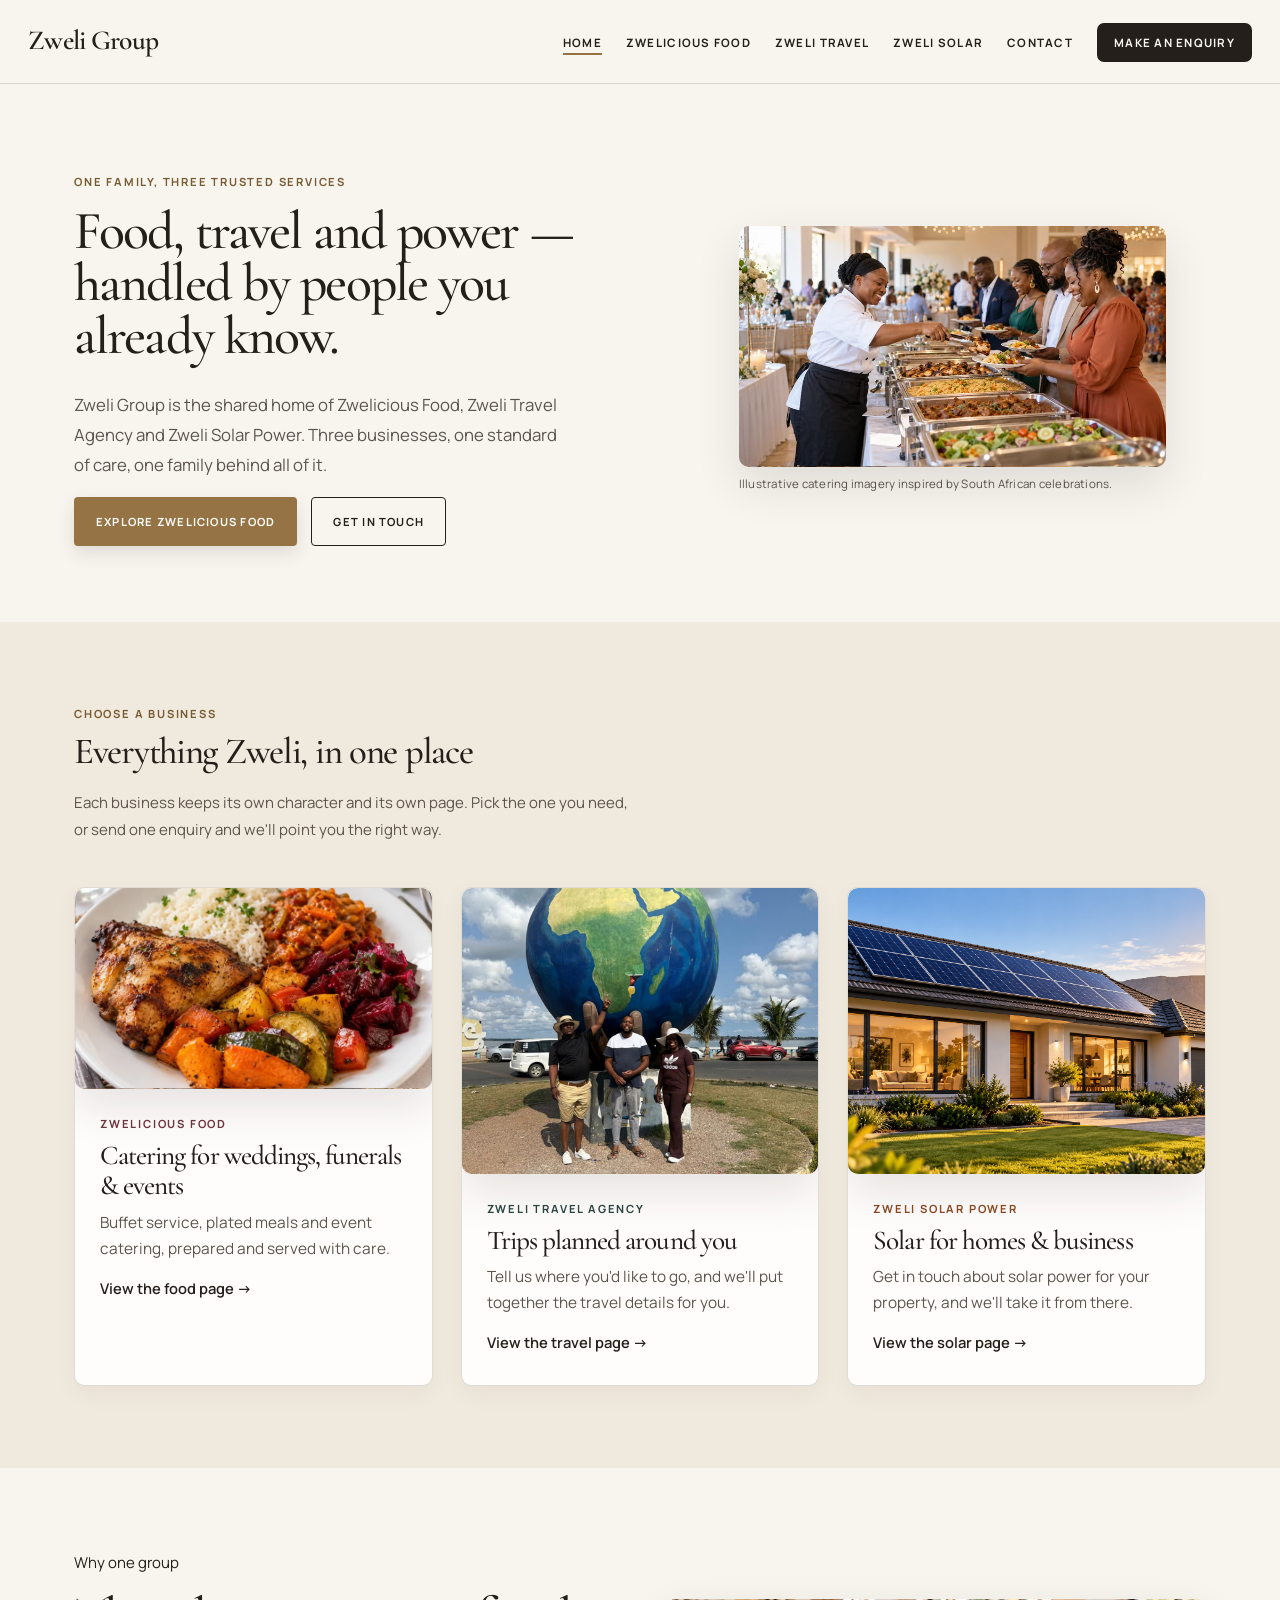
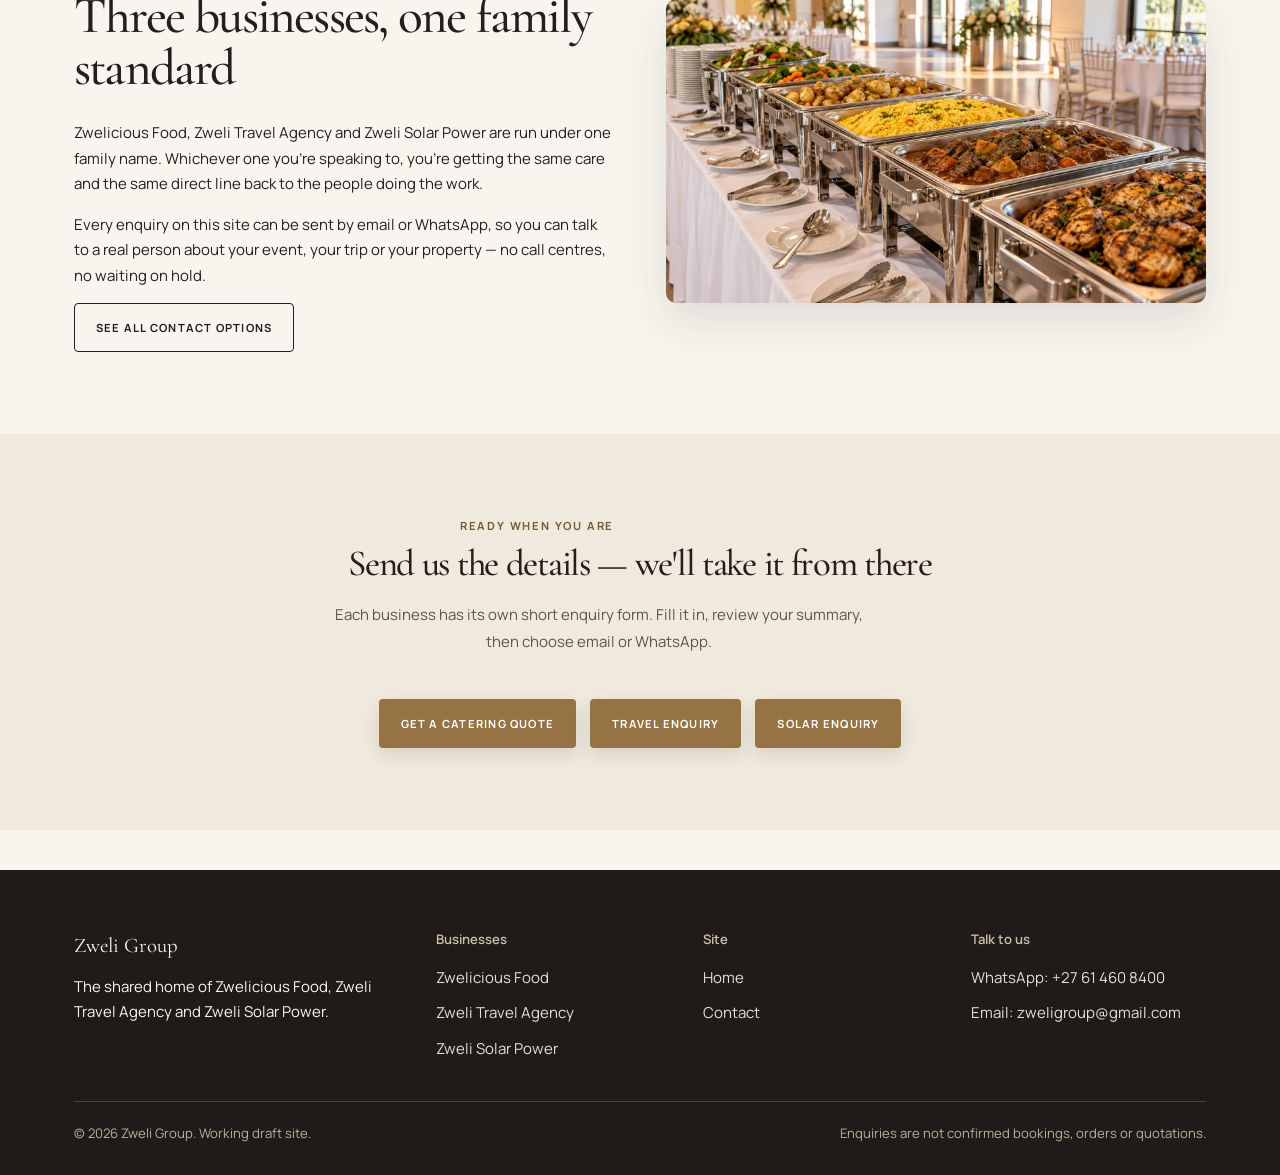
<file: index.html>
<!DOCTYPE html>
<html lang="en">
<head>
<meta charset="UTF-8">
<meta name="viewport" content="width=device-width, initial-scale=1">
<title>Zweli Group — Catering, Travel &amp; Solar</title>
<meta name="description" content="Zweli Group brings together Zwelicious Food catering, Zweli Travel Agency and Zweli Solar Power under one trusted family name.">
<link rel="icon" href="brand-favicon.svg" type="image/svg+xml">
<link rel="stylesheet" href="styles.css">
</head>
<body class="home">
<a class="skip-link" href="#main">Skip to main content</a>


<header class="site-header">
  <nav class="nav" aria-label="Primary">
    <a class="brand" href="index.html"><span data-group-name>Zweli Group</span></a>
    <button class="nav-toggle" aria-expanded="false" aria-controls="primary-nav" aria-label="Open menu"><span></span></button>
    <ul class="nav-links" id="primary-nav">
      <li><a href="index.html" aria-current="page">Home</a></li>
      <li><a href="food.html">Zwelicious Food</a></li>
      <li><a href="travel.html">Zweli Travel</a></li>
      <li><a href="solar.html">Zweli Solar</a></li>
      <li><a href="contact.html">Contact</a></li>
      <li><a class="nav-cta" href="contact.html">Make an enquiry</a></li>
    </ul>
  </nav>
</header>

<main id="main">

  <section class="hero">
    <div class="wrap">
      <div class="hero-copy">
        <p class="hero-eyebrow">One family, three trusted services</p>
        <h1>Food, travel and power — handled by people you already know.</h1>
        <p class="lede">Zweli Group is the shared home of Zwelicious Food, Zweli Travel Agency and Zweli Solar Power. Three businesses, one standard of care, one family behind all of it.</p>
        <div class="hero-actions">
          <a class="btn btn-primary" href="food.html">Explore Zwelicious Food</a>
          <a class="btn btn-secondary" href="contact.html">Get in touch</a>
        </div>
      </div>
      <figure class="hero-figure">
        <div class="img-panel ar-wide">
          <img src="food-photo-atlas-hq.webp" class="atlas-image atlas-cell-0" alt="A Zweli Group caterer serving South African buffet food to guests at a celebration" fetchpriority="high" loading="eager">
        </div>
        <figcaption>Illustrative catering imagery inspired by South African celebrations.</figcaption>
      </figure>
    </div>
  </section>

  <section class="section-alt">
    <div class="wrap">
      <div class="section-head">
        <p class="kicker">Choose a business</p>
        <h2>Everything Zweli, in one place</h2>
        <p>Each business keeps its own character and its own page. Pick the one you need, or send one enquiry and we'll point you the right way.</p>
      </div>
      <div class="paths">

        <a class="path-card" data-biz="food" href="food.html">
          <div class="img-panel">
            <img src="food-photo-atlas-hq.webp" class="atlas-image atlas-cell-2" alt="South African grilled chicken, rice, vegetables and fresh salad prepared for a catered event" loading="lazy">
          </div>
          <div class="path-card-body">
            <p class="path-tag">Zwelicious Food</p>
            <h3>Catering for weddings, funerals &amp; events</h3>
            <p>Buffet service, plated meals and event catering, prepared and served with care.</p>
            <span class="path-link">View the food page →</span>
          </div>
        </a>

        <a class="path-card" data-biz="travel" href="travel.html">
          <div class="img-panel">
            <img class="travel-photo" src="travel-photo-01.jpg" alt="Travellers visiting a large globe landmark together" loading="lazy">
          </div>
          <div class="path-card-body">
            <p class="path-tag">Zweli Travel Agency</p>
            <h3>Trips planned around you</h3>
            <p>Tell us where you'd like to go, and we'll put together the travel details for you.</p>
            <span class="path-link">View the travel page →</span>
          </div>
        </a>

        <a class="path-card" data-biz="solar" href="solar.html">
          <div class="img-panel">
            <img class="solar-photo" src="solar-home-photo.png" alt="A home with rooftop solar panels" loading="lazy">
          </div>
          <div class="path-card-body">
            <p class="path-tag">Zweli Solar Power</p>
            <h3>Solar for homes &amp; business</h3>
            <p>Get in touch about solar power for your property, and we'll take it from there.</p>
            <span class="path-link">View the solar page →</span>
          </div>
        </a>

      </div>
    </div>
  </section>

  <section>
    <div class="wrap">
      <div class="split">
        <div>
          <p class="kicker">Why one group</p>
          <h2>Three businesses, one family standard</h2>
          <p>Zwelicious Food, Zweli Travel Agency and Zweli Solar Power are run under one family name. Whichever one you're speaking to, you're getting the same care and the same direct line back to the people doing the work.</p>
          <p>Every enquiry on this site can be sent by email or WhatsApp, so you can talk to a real person about your event, your trip or your property — no call centres, no waiting on hold.</p>
          <a class="btn btn-secondary" href="contact.html">See all contact options</a>
        </div>
        <div class="split-media">
          <div class="img-panel ar-square">
            <img src="food-photo-atlas-hq.webp" class="atlas-image atlas-cell-9" alt="A South African catering team preparing food together at an event" loading="lazy">
          </div>
        </div>
      </div>
    </div>
  </section>

  <section class="section-alt center">
    <div class="wrap">
      <div class="section-head" style="margin-left:auto;margin-right:auto;">
        <p class="kicker">Ready when you are</p>
        <h2>Send us the details — we'll take it from there</h2>
        <p>Each business has its own short enquiry form. Fill it in, review your summary, then choose email or WhatsApp.</p>
      </div>
      <div class="hero-actions center" style="justify-content:center;">
        <a class="btn btn-primary" href="catering-quote.html">Get a catering quote</a>
        <a class="btn btn-primary" href="travel.html#enquiry">Travel enquiry</a>
        <a class="btn btn-primary" href="solar.html#enquiry">Solar enquiry</a>
      </div>
    </div>
  </section>

</main>

<footer class="site-footer">
  <div class="wrap">
    <div class="footer-grid">
      <div>
        <p class="footer-brand" data-group-name>Zweli Group</p>
        <p>The shared home of Zwelicious Food, Zweli Travel Agency and Zweli Solar Power.</p>
      </div>
      <div>
        <h5>Businesses</h5>
        <ul>
          <li><a href="food.html">Zwelicious Food</a></li>
          <li><a href="travel.html">Zweli Travel Agency</a></li>
          <li><a href="solar.html">Zweli Solar Power</a></li>
        </ul>
      </div>
      <div>
        <h5>Site</h5>
        <ul>
          <li><a href="index.html">Home</a></li>
          <li><a href="contact.html">Contact</a></li>
        </ul>
      </div>
      <div>
        <h5>Talk to us</h5>
        <ul>
          <li><a data-whatsapp-href href="https://wa.me/27614608400">WhatsApp: <span data-whatsapp-display>+27 61 460 8400</span></a></li>
          <li><a data-email-href href="mailto:zweligroup@gmail.com">Email: <span data-email-display>zweligroup@gmail.com</span></a></li>
        </ul>
      </div>
    </div>
    <div class="footer-bottom">
      <span>&copy; <span data-current-year>2026</span> <span data-group-name>Zweli Group</span>. Working draft site.</span>
      <span>Enquiries are not confirmed bookings, orders or quotations.</span>
    </div>
  </div>
</footer>

<script src="config.js"></script>
<script src="main.js"></script>
</body>
</html>
</file>
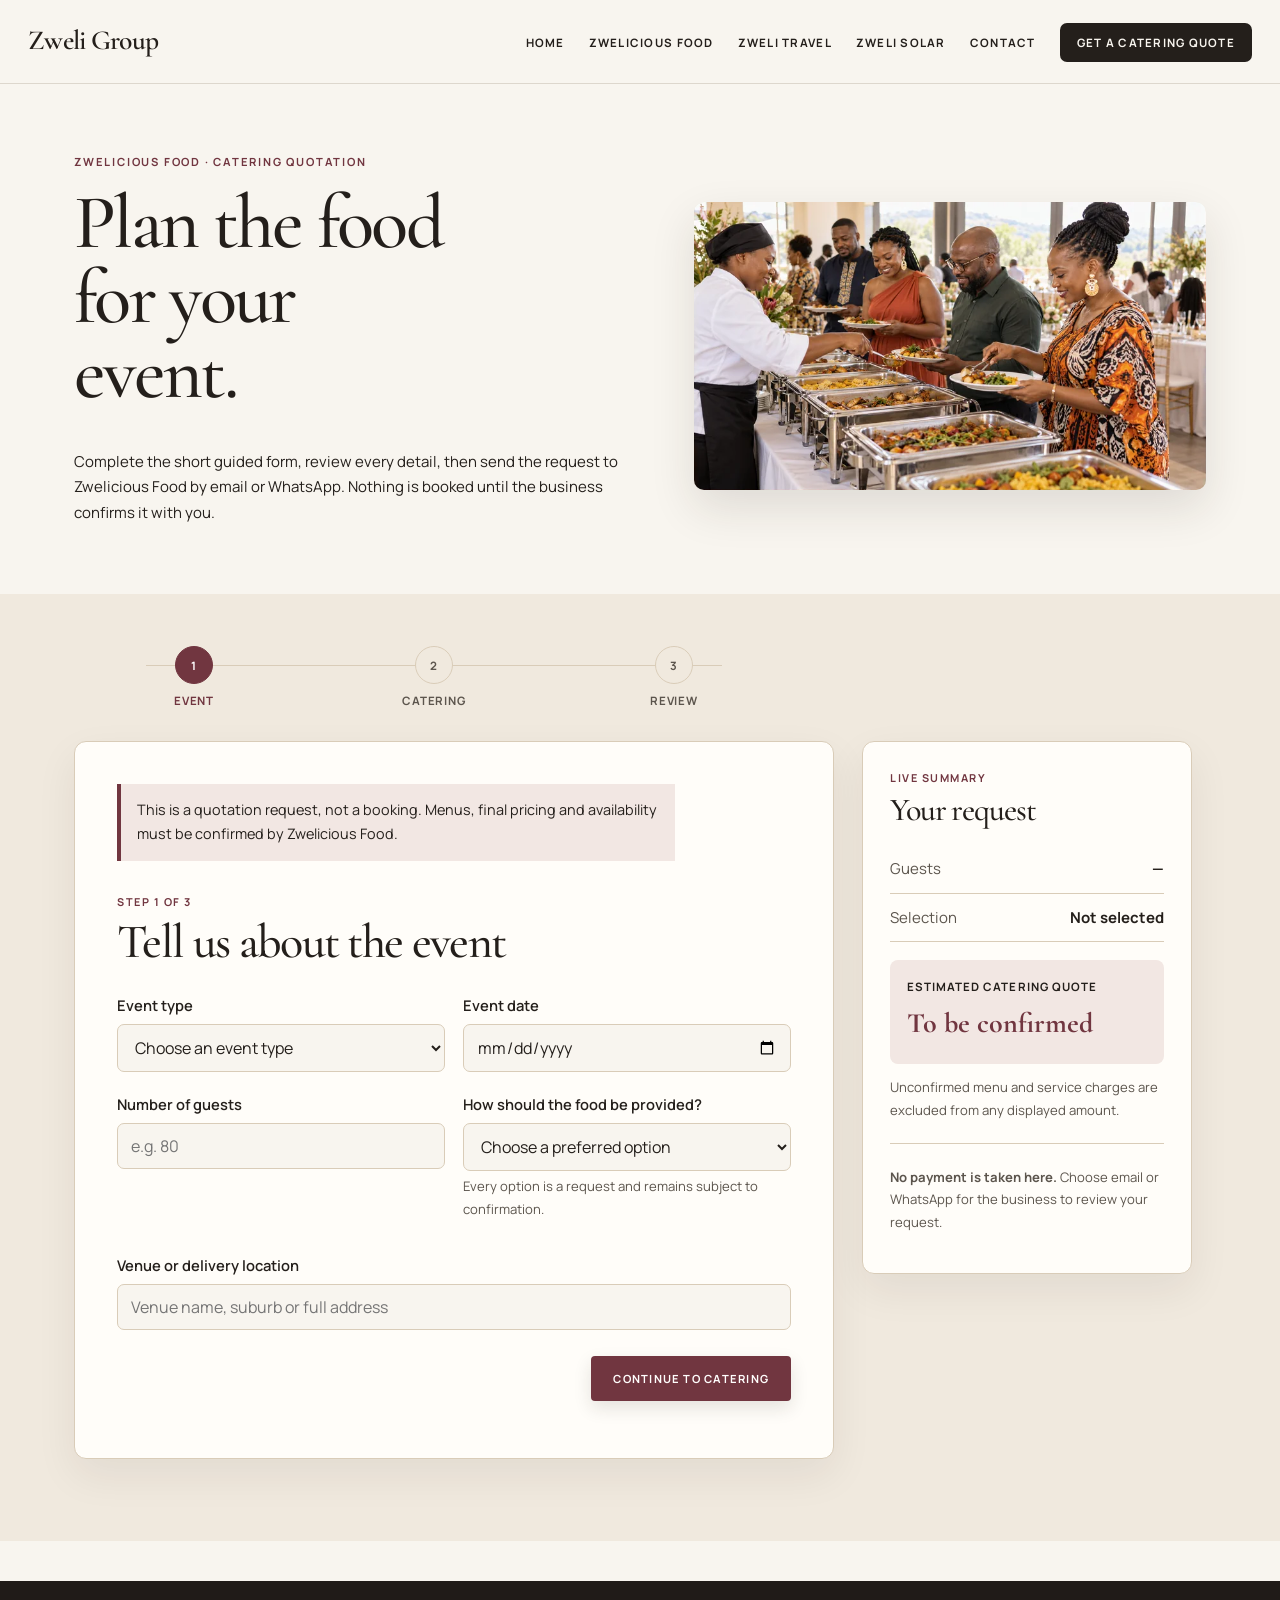
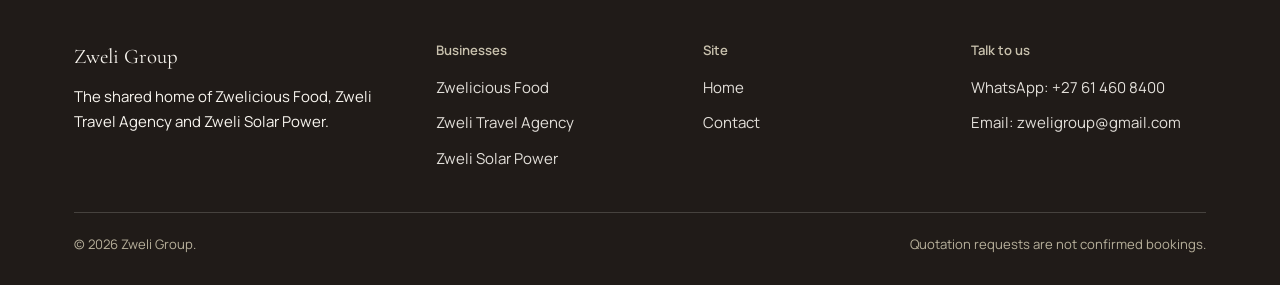
<file: catering-quote.html>
<!DOCTYPE html>
<html lang="en">
<head>
<meta charset="UTF-8">
<meta name="viewport" content="width=device-width, initial-scale=1">
<title>Get a Catering Quote | Zwelicious Food</title>
<meta name="description" content="Tell Zwelicious Food about your event, review your catering requirements and send a detailed quote request on WhatsApp.">
<link rel="icon" href="brand-favicon.svg" type="image/svg+xml">
<link rel="stylesheet" href="styles.css">
</head>
<body class="food quote-page">
<a class="skip-link" href="#quote-tool">Skip to the catering quote form</a>

<header class="site-header">
  <nav class="nav" aria-label="Primary">
    <a class="brand" href="index.html"><span data-group-name>Zweli Group</span></a>
    <button class="nav-toggle" aria-expanded="false" aria-controls="primary-nav" aria-label="Open menu"><span></span></button>
    <ul class="nav-links" id="primary-nav">
      <li><a href="index.html">Home</a></li>
      <li><a href="food.html">Zwelicious Food</a></li>
      <li><a href="travel.html">Zweli Travel</a></li>
      <li><a href="solar.html">Zweli Solar</a></li>
      <li><a href="contact.html">Contact</a></li>
      <li><a class="nav-cta" href="catering-quote.html" aria-current="page">Get a catering quote</a></li>
    </ul>
  </nav>
</header>

<main>
  <section class="quote-intro">
    <div class="wrap quote-intro-grid">
      <div>
        <p class="hero-eyebrow">Zwelicious Food · Catering quotation</p>
        <h1>Plan the food for your event.</h1>
        <p class="lede">Complete the short guided form, review every detail, then send the request to Zwelicious Food by email or WhatsApp. Nothing is booked until the business confirms it with you.</p>
      </div>
      <div class="quote-intro-image img-panel ar-wide">
        <img src="food-photo-atlas-hq.webp" class="atlas-image atlas-cell-3" alt="A generous South African buffet prepared for a catered event" fetchpriority="high">
      </div>
    </div>
  </section>

  <section class="quote-section section-alt" id="quote-tool">
    <div class="wrap">
      <div class="quote-progress" aria-label="Quotation progress">
        <div data-progress-step="1" class="quote-progress-item"><span>1</span><strong>Event</strong></div>
        <div data-progress-step="2" class="quote-progress-item"><span>2</span><strong>Catering</strong></div>
        <div data-progress-step="3" class="quote-progress-item"><span>3</span><strong>Review</strong></div>
      </div>

      <div class="quote-layout">
        <form id="catering-quote-form" class="quote-form-card" novalidate>
          <p class="quote-disclosure">This is a quotation request, not a booking. Menus, final pricing and availability must be confirmed by Zwelicious Food.</p>

          <section class="quote-step" data-quote-step="1" aria-labelledby="step-1-title">
            <div class="quote-step-head">
              <p class="kicker">Step 1 of 3</p>
              <h2 id="step-1-title">Tell us about the event</h2>
            </div>

            <div class="field-row">
              <div class="field">
                <label for="quote-event-type">Event type</label>
                <select id="quote-event-type" name="eventType" data-required data-error="Choose an event type.">
                  <option value="">Choose an event type</option>
                </select>
                <p class="error-text" role="alert"></p>
              </div>
              <div class="field">
                <label for="quote-event-date">Event date</label>
                <input id="quote-event-date" name="eventDate" type="date" data-required data-error="Choose the event date.">
                <p class="error-text" role="alert"></p>
              </div>
            </div>

            <div class="field-row">
              <div class="field">
                <label for="quote-guests">Number of guests</label>
                <input id="quote-guests" name="guests" type="number" min="1" step="1" inputmode="numeric" placeholder="e.g. 80" data-required data-error="Enter the number of guests.">
                <p class="error-text" role="alert"></p>
              </div>
              <div class="field">
                <label for="quote-fulfilment">How should the food be provided?</label>
                <select id="quote-fulfilment" name="fulfilment" data-required data-error="Choose a preferred service method.">
                  <option value="">Choose a preferred option</option>
                </select>
                <p class="hint">Every option is a request and remains subject to confirmation.</p>
                <p class="error-text" role="alert"></p>
              </div>
            </div>

            <div class="field">
              <label for="quote-location">Venue or delivery location</label>
              <input id="quote-location" name="location" type="text" autocomplete="street-address" placeholder="Venue name, suburb or full address" data-required data-error="Enter the venue or delivery location.">
              <p class="error-text" role="alert"></p>
            </div>

            <div class="quote-actions end">
              <button class="btn btn-primary" type="button" data-next-step="2">Continue to catering</button>
            </div>
          </section>

          <section class="quote-step" data-quote-step="2" aria-labelledby="step-2-title" hidden>
            <div class="quote-step-head">
              <p class="kicker">Step 2 of 3</p>
              <h2 id="step-2-title">Choose the closest catering style</h2>
              <p>Approved fixed menus and prices have not been published yet. Choose the closest style and describe what you want; Zwelicious Food will confirm the menu and price.</p>
            </div>

            <fieldset class="quote-choice-group">
              <legend>Catering style</legend>
              <div id="service-style-grid" class="quote-choice-grid"></div>
              <p id="service-style-error" class="error-text" role="alert"></p>
            </fieldset>

            <div id="quote-extras-wrap" class="quote-choice-group">
              <h3>Optional extras</h3>
              <div id="extras-grid" class="quote-choice-grid"></div>
            </div>

            <div class="field">
              <label for="quote-menu-notes">Food and menu preferences</label>
              <textarea id="quote-menu-notes" name="menuNotes" placeholder="Tell us what food you would like, how many courses you need, and anything you want included or excluded." data-required data-error="Describe the food or menu you need."></textarea>
              <p class="error-text" role="alert"></p>
            </div>

            <fieldset>
              <legend>Dietary requirements</legend>
              <div class="check-grid">
                <label class="check-item"><input type="checkbox" name="dietary" value="Vegetarian"> Vegetarian</label>
                <label class="check-item"><input type="checkbox" name="dietary" value="Vegan"> Vegan</label>
                <label class="check-item"><input type="checkbox" name="dietary" value="Halal"> Halal</label>
                <label class="check-item"><input type="checkbox" name="dietary" value="Gluten-free"> Gluten-free</label>
                <label class="check-item"><input type="checkbox" name="dietary" value="Dairy-free"> Dairy-free</label>
                <label class="check-item"><input type="checkbox" name="dietary" value="Nut allergy"> Nut allergy</label>
              </div>
            </fieldset>

            <div class="field">
              <label for="quote-dietary-notes">Allergy or dietary details</label>
              <textarea id="quote-dietary-notes" name="dietaryNotes" placeholder="Give details about allergies, cross-contamination concerns or other requirements."></textarea>
            </div>

            <div class="field">
              <label for="quote-additional">Additional requests</label>
              <textarea id="quote-additional" name="additionalRequests" placeholder="Serving times, equipment, staff, setup or anything else you would like discussed."></textarea>
            </div>

            <div class="quote-actions">
              <button class="btn btn-secondary" type="button" data-prev-step="1">Back</button>
              <button class="btn btn-primary" type="button" data-next-step="3">Continue to customer details</button>
            </div>
          </section>

          <section class="quote-step" data-quote-step="3" aria-labelledby="step-3-title" hidden>
            <div class="quote-step-head">
              <p class="kicker">Step 3 of 3</p>
              <h2 id="step-3-title">Your details and review</h2>
            </div>

            <div class="field-row">
              <div class="field">
                <label for="quote-full-name">Full name</label>
                <input id="quote-full-name" name="fullName" type="text" autocomplete="name" data-required data-error="Enter your full name.">
                <p class="error-text" role="alert"></p>
              </div>
              <div class="field">
                <label for="quote-phone">Phone number</label>
                <input id="quote-phone" name="phone" type="tel" autocomplete="tel" inputmode="tel" placeholder="e.g. 061 460 8400" data-required data-error="Enter your phone number.">
                <p class="error-text" role="alert"></p>
              </div>
            </div>

            <div class="field">
              <label for="quote-email">Email address <span class="optional">Optional</span></label>
              <input id="quote-email" name="email" type="email" autocomplete="email" inputmode="email" placeholder="name@example.com">
              <p class="error-text" role="alert"></p>
            </div>

            <section class="quote-review" aria-labelledby="review-heading">
              <div class="quote-review-heading">
                <div><p class="kicker">Estimated catering quote</p><h3 id="review-heading">Review your request</h3></div>
                <button class="text-button" type="button" data-prev-step="2">Edit catering details</button>
              </div>
              <dl id="quote-review-details"></dl>
              <ul id="quote-review-items" class="quote-line-items"></ul>
              <div class="quote-review-notes"><strong>Menu preferences</strong><p id="review-menu-notes"></p></div>
              <div class="quote-review-notes"><strong>Dietary requirements</strong><p id="review-dietary"></p></div>
              <div class="quote-review-notes"><strong>Additional requests</strong><p id="review-requests"></p></div>
              <div class="quote-total"><span>Estimated catering quote</span><strong id="review-total">To be confirmed</strong></div>
              <p id="review-excluded" class="quote-excluded">Unconfirmed menu, service and delivery charges are excluded from any displayed estimate. They are not free; Zwelicious Food will confirm them.</p>
            </section>

            <p class="quote-terms">Choose WhatsApp or email. Email opens your email app with the request filled in. Review the message and press Send yourself. Opening either app does not send the request or confirm a booking.</p>
            <div class="quote-actions quote-final-actions">
              <button class="btn btn-secondary" type="button" data-prev-step="2">Back and edit</button>
              <a id="send-whatsapp" class="btn btn-whatsapp" href="#" target="_blank" rel="noopener">Send quote request on WhatsApp</a>
              <a id="send-email" class="btn btn-secondary" href="mailto:zweligroup@gmail.com">Send quote request by email</a>
              <button id="print-quote" class="btn btn-secondary" type="button">Print / Save as PDF</button>
              <button id="start-again" class="text-button danger" type="button">Start again</button>
            </div>
          </section>

          <p id="quote-status" class="form-status" role="status" aria-live="polite"></p>
        </form>

        <aside class="quote-live-card" aria-live="polite">
          <p class="kicker">Live summary</p>
          <h2>Your request</h2>
          <dl>
            <div><dt>Guests</dt><dd id="live-guests">—</dd></div>
            <div><dt>Selection</dt><dd id="live-selection">Not selected</dd></div>
          </dl>
          <div class="quote-live-total"><span>Estimated catering quote</span><strong id="live-total">To be confirmed</strong></div>
          <p id="live-charge-note">Unconfirmed menu and service charges are excluded from any displayed amount.</p>
          <hr>
          <p><strong>No payment is taken here.</strong> Choose email or WhatsApp for the business to review your request.</p>
        </aside>
      </div>
    </div>
  </section>
</main>

<section id="quote-print-sheet" class="quote-print-sheet" aria-hidden="true">
  <header><div><p class="print-brand">Zwelicious Food</p><p>Part of Zweli Group</p></div><div><strong>Estimated catering quote</strong><p data-print-date></p></div></header>
  <h1>Catering quotation request</h1>
  <dl>
    <div><dt>Customer</dt><dd data-print-customer></dd></div>
    <div><dt>Event</dt><dd data-print-event></dd></div>
    <div><dt>Requested catering</dt><dd data-print-service></dd></div>
    <div><dt>Menu preferences</dt><dd data-print-menu></dd></div>
    <div><dt>Dietary requirements</dt><dd data-print-dietary></dd></div>
    <div><dt>Additional requests</dt><dd data-print-requests></dd></div>
  </dl>
  <div class="print-total"><span>Estimated catering quote</span><strong data-print-total>To be confirmed</strong></div>
  <p class="print-terms">This document records a quotation request only. Final menus, pricing, charges and availability must be confirmed by Zwelicious Food. It is not an invoice, booking confirmation or proof of payment.</p>
  <footer><span data-whatsapp-display>+27 61 460 8400</span><span data-email-display>zweligroup@gmail.com</span></footer>
</section>

<footer class="site-footer">
  <div class="wrap">
    <div class="footer-grid">
      <div><p class="footer-brand" data-group-name>Zweli Group</p><p>The shared home of Zwelicious Food, Zweli Travel Agency and Zweli Solar Power.</p></div>
      <div><h5>Businesses</h5><ul><li><a href="food.html">Zwelicious Food</a></li><li><a href="travel.html">Zweli Travel Agency</a></li><li><a href="solar.html">Zweli Solar Power</a></li></ul></div>
      <div><h5>Site</h5><ul><li><a href="index.html">Home</a></li><li><a href="contact.html">Contact</a></li></ul></div>
      <div><h5>Talk to us</h5><ul><li><a data-whatsapp-href href="https://wa.me/27614608400">WhatsApp: <span data-whatsapp-display>+27 61 460 8400</span></a></li><li><a data-email-href href="mailto:zweligroup@gmail.com">Email: <span data-email-display>zweligroup@gmail.com</span></a></li></ul></div>
    </div>
    <div class="footer-bottom"><span>&copy; <span data-current-year>2026</span> <span data-group-name>Zweli Group</span>.</span><span>Quotation requests are not confirmed bookings.</span></div>
  </div>
</footer>

<script src="config.js"></script>
<script src="main.js"></script>
<script src="catering-config.js"></script>
<script src="catering-calculator.js"></script>
<script src="catering-quote.js"></script>
</body>
</html>
</file>
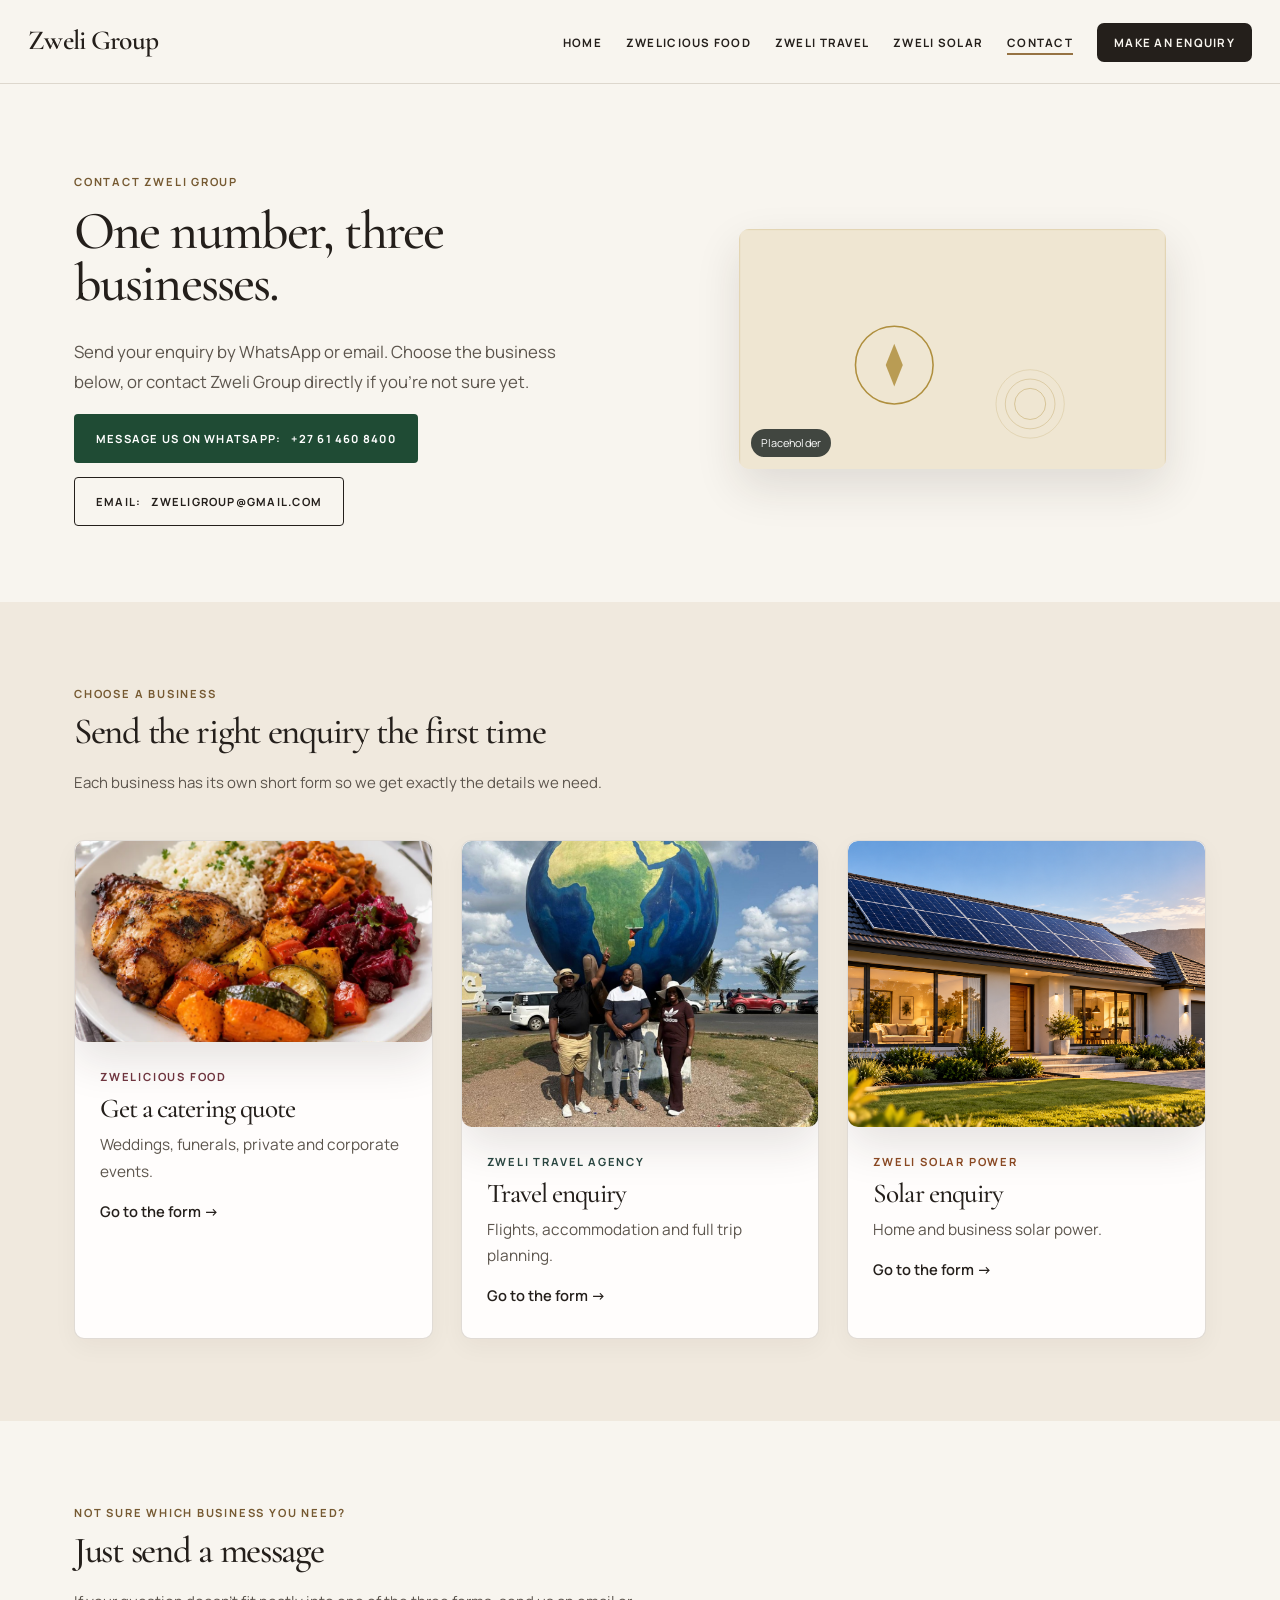
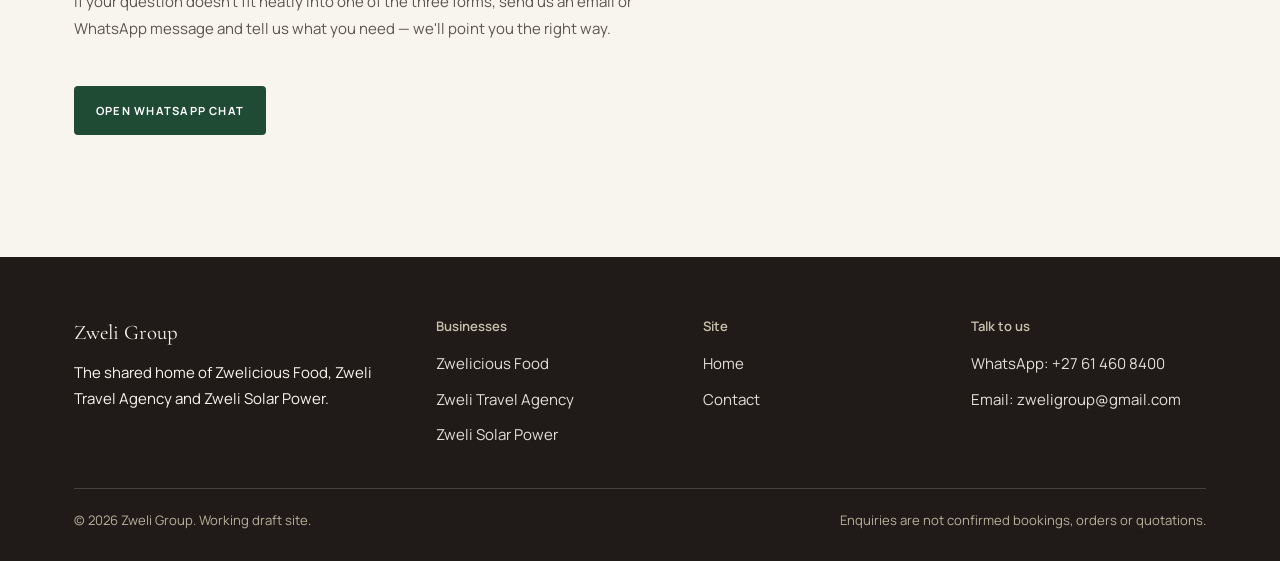
<file: contact.html>
<!DOCTYPE html>
<html lang="en">
<head>
<meta charset="UTF-8">
<meta name="viewport" content="width=device-width, initial-scale=1">
<title>Contact | Zweli Group</title>
<meta name="description" content="Get in touch with Zwelicious Food, Zweli Travel Agency or Zweli Solar Power by email or WhatsApp.">
<link rel="icon" href="brand-favicon.svg" type="image/svg+xml">
<link rel="stylesheet" href="styles.css">
</head>
<body class="contact">
<a class="skip-link" href="#main">Skip to main content</a>

<header class="site-header">
  <nav class="nav" aria-label="Primary">
    <a class="brand" href="index.html"><span data-group-name>Zweli Group</span></a>
    <button class="nav-toggle" aria-expanded="false" aria-controls="primary-nav" aria-label="Open menu"><span></span></button>
    <ul class="nav-links" id="primary-nav">
      <li><a href="index.html">Home</a></li>
      <li><a href="food.html">Zwelicious Food</a></li>
      <li><a href="travel.html">Zweli Travel</a></li>
      <li><a href="solar.html">Zweli Solar</a></li>
      <li><a href="contact.html" aria-current="page">Contact</a></li>
      <li><a class="nav-cta" href="#choose">Make an enquiry</a></li>
    </ul>
  </nav>
</header>

<main id="main">

  <section class="hero">
    <div class="wrap">
      <div class="hero-copy">
        <p class="hero-eyebrow">Contact Zweli Group</p>
        <h1>One number, three businesses.</h1>
        <p class="lede">Send your enquiry by WhatsApp or email. Choose the business below, or contact Zweli Group directly if you’re not sure yet.</p>
        <div class="hero-actions">
          <a class="btn btn-whatsapp" data-whatsapp-href href="https://wa.me/27614608400" target="_blank" rel="noopener">Message us on WhatsApp: <span data-whatsapp-display>+27 61 460 8400</span></a>
          <a class="btn btn-secondary" data-email-href href="mailto:zweligroup@gmail.com">Email: <span data-email-display>zweligroup@gmail.com</span></a>
        </div>
      </div>
      <figure class="hero-figure">
        <div class="img-panel ar-wide">
          <img src="brand-contact.svg" alt="Placeholder artwork representing contacting Zweli Group" loading="lazy">
          <span class="placeholder-tag">Placeholder</span>
        </div>
      </figure>
    </div>
  </section>

  <section class="section-alt" id="choose">
    <div class="wrap">
      <div class="section-head">
        <p class="kicker">Choose a business</p>
        <h2>Send the right enquiry the first time</h2>
        <p>Each business has its own short form so we get exactly the details we need.</p>
      </div>
      <div class="paths">
        <a class="path-card" data-biz="food" href="catering-quote.html">
          <div class="img-panel">
            <img src="food-photo-atlas-hq.webp" class="atlas-image atlas-cell-2" alt="South African grilled chicken, rice, vegetables and salad prepared for a catered event" loading="lazy">
          </div>
          <div class="path-card-body">
            <p class="path-tag">Zwelicious Food</p>
            <h3>Get a catering quote</h3>
            <p>Weddings, funerals, private and corporate events.</p>
            <span class="path-link">Go to the form →</span>
          </div>
        </a>
        <a class="path-card" data-biz="travel" href="travel.html#enquiry">
          <div class="img-panel">
            <img class="travel-photo" src="travel-photo-01.jpg" alt="Travellers visiting a large globe landmark together" loading="lazy">
          </div>
          <div class="path-card-body">
            <p class="path-tag">Zweli Travel Agency</p>
            <h3>Travel enquiry</h3>
            <p>Flights, accommodation and full trip planning.</p>
            <span class="path-link">Go to the form →</span>
          </div>
        </a>
        <a class="path-card" data-biz="solar" href="solar.html#enquiry">
          <div class="img-panel">
            <img class="solar-photo" src="solar-home-photo.png" alt="A home with rooftop solar panels" loading="lazy">
          </div>
          <div class="path-card-body">
            <p class="path-tag">Zweli Solar Power</p>
            <h3>Solar enquiry</h3>
            <p>Home and business solar power.</p>
            <span class="path-link">Go to the form →</span>
          </div>
        </a>
      </div>
    </div>
  </section>

  <section>
    <div class="wrap">
      <div class="section-head">
        <p class="kicker">Not sure which business you need?</p>
        <h2>Just send a message</h2>
        <p>If your question doesn't fit neatly into one of the three forms, send us an email or WhatsApp message and tell us what you need — we'll point you the right way.</p>
      </div>
      <a class="btn btn-whatsapp" data-whatsapp-href href="https://wa.me/27614608400" target="_blank" rel="noopener">Open WhatsApp chat</a>
    </div>
  </section>

</main>

<footer class="site-footer">
  <div class="wrap">
    <div class="footer-grid">
      <div>
        <p class="footer-brand" data-group-name>Zweli Group</p>
        <p>The shared home of Zwelicious Food, Zweli Travel Agency and Zweli Solar Power.</p>
      </div>
      <div>
        <h5>Businesses</h5>
        <ul>
          <li><a href="food.html">Zwelicious Food</a></li>
          <li><a href="travel.html">Zweli Travel Agency</a></li>
          <li><a href="solar.html">Zweli Solar Power</a></li>
        </ul>
      </div>
      <div>
        <h5>Site</h5>
        <ul>
          <li><a href="index.html">Home</a></li>
          <li><a href="contact.html">Contact</a></li>
        </ul>
      </div>
      <div>
        <h5>Talk to us</h5>
        <ul>
          <li><a data-whatsapp-href href="https://wa.me/27614608400">WhatsApp: <span data-whatsapp-display>+27 61 460 8400</span></a></li>
          <li><a data-email-href href="mailto:zweligroup@gmail.com">Email: <span data-email-display>zweligroup@gmail.com</span></a></li>
        </ul>
      </div>
    </div>
    <div class="footer-bottom">
      <span>&copy; <span data-current-year>2026</span> <span data-group-name>Zweli Group</span>. Working draft site.</span>
      <span>Enquiries are not confirmed bookings, orders or quotations.</span>
    </div>
  </div>
</footer>

<script src="config.js"></script>
<script src="main.js"></script>
</body>
</html>
</file>
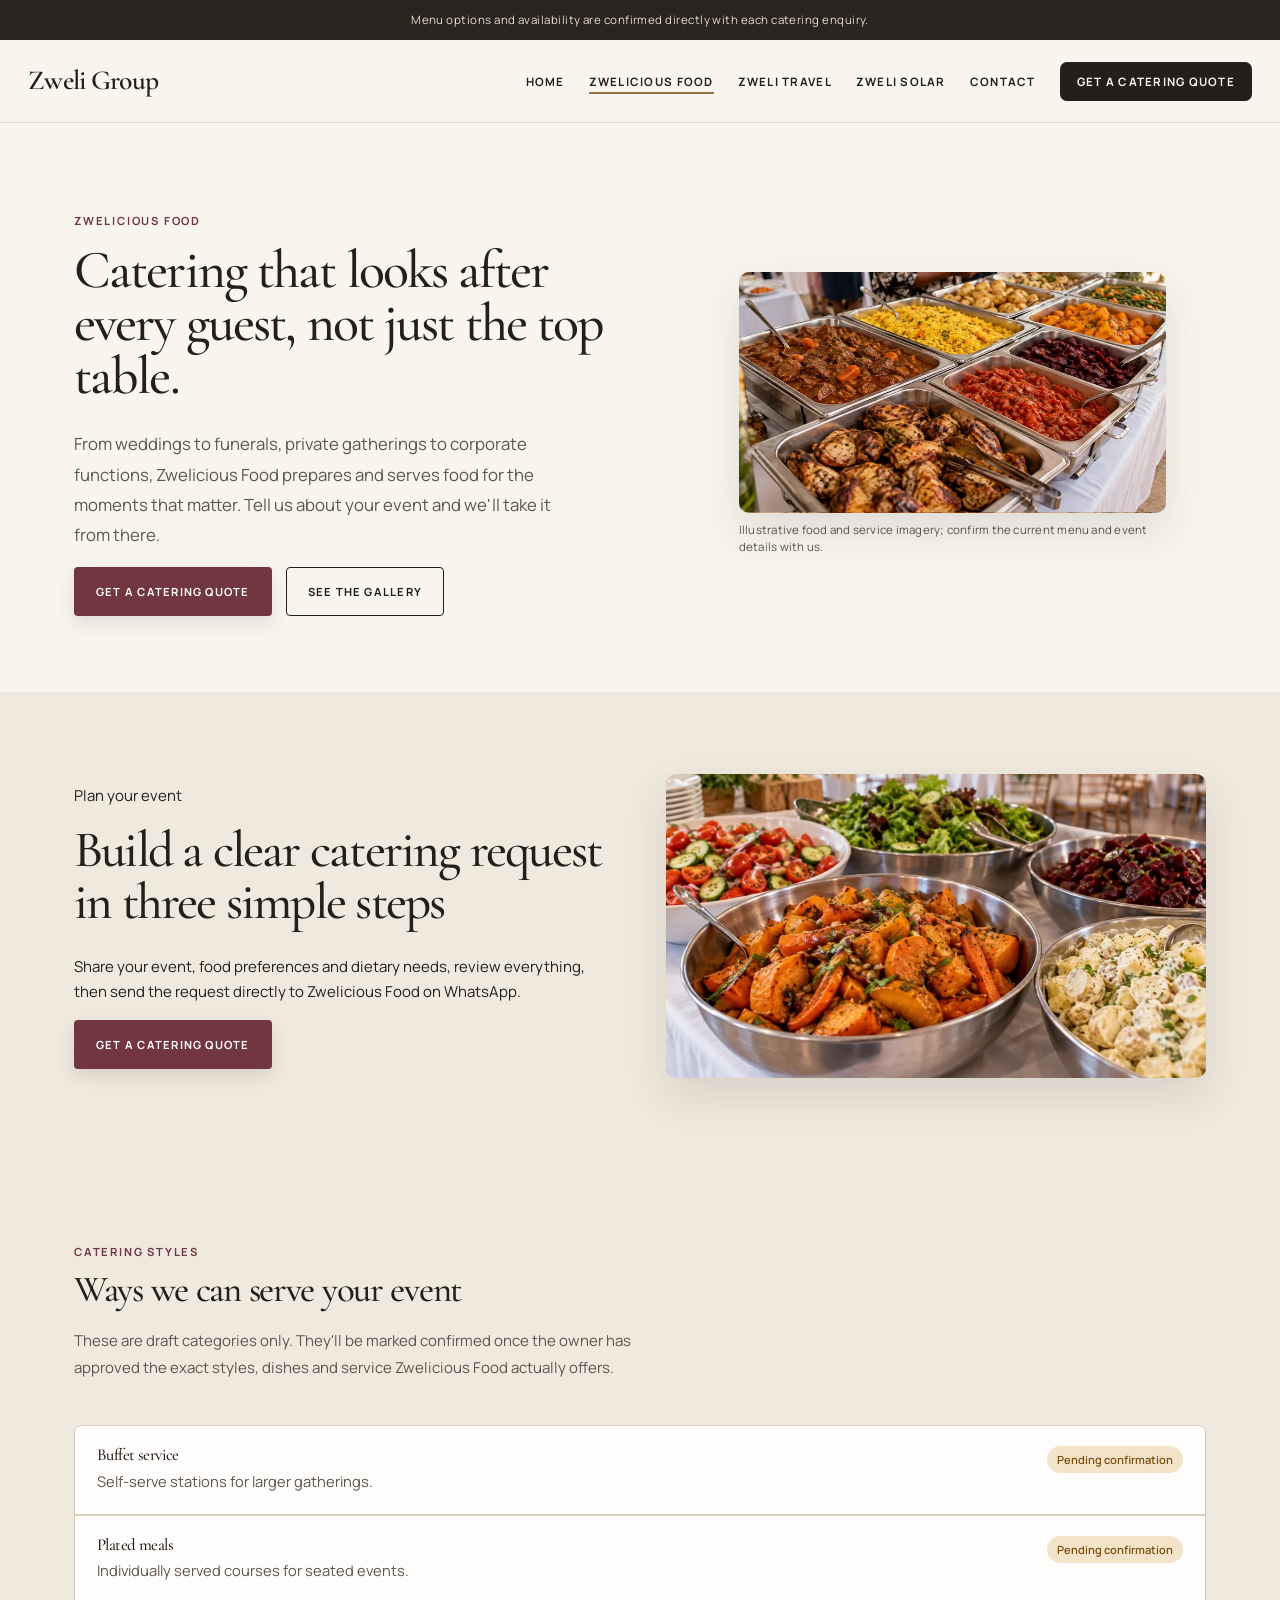
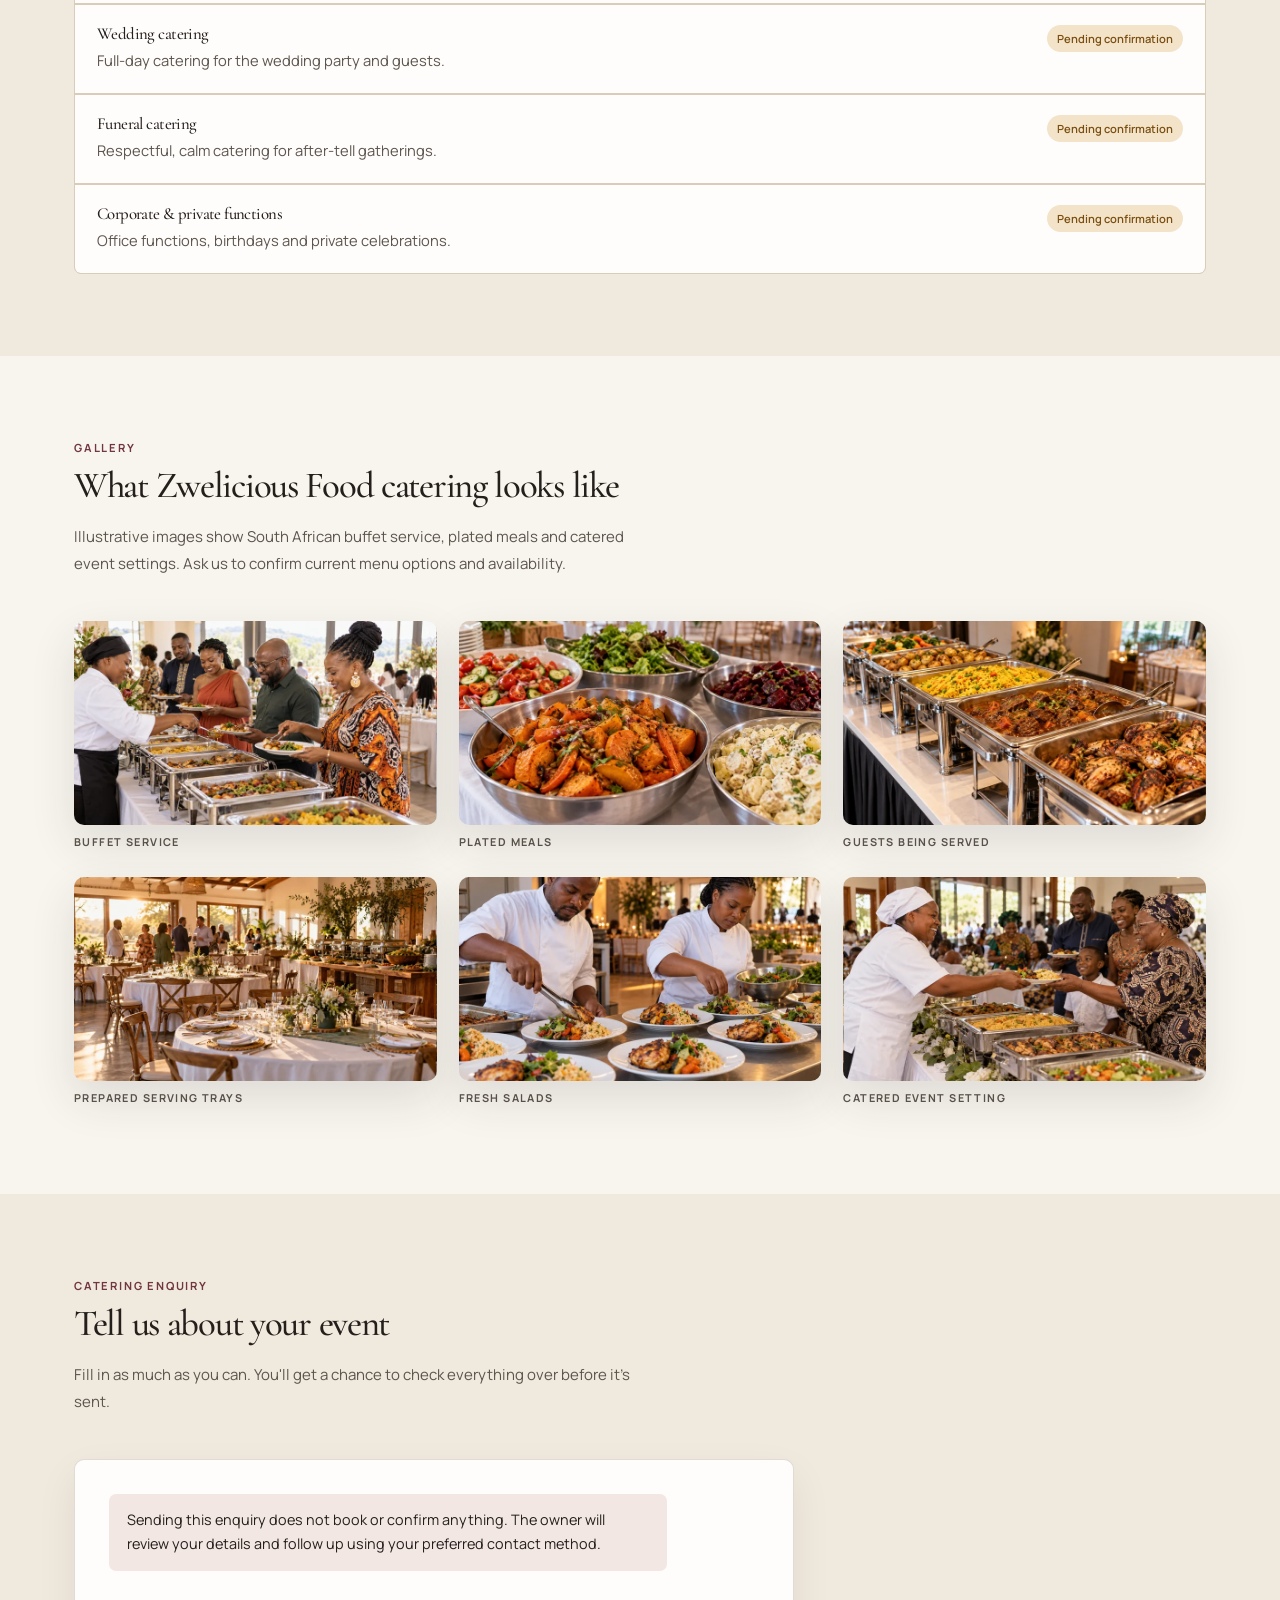
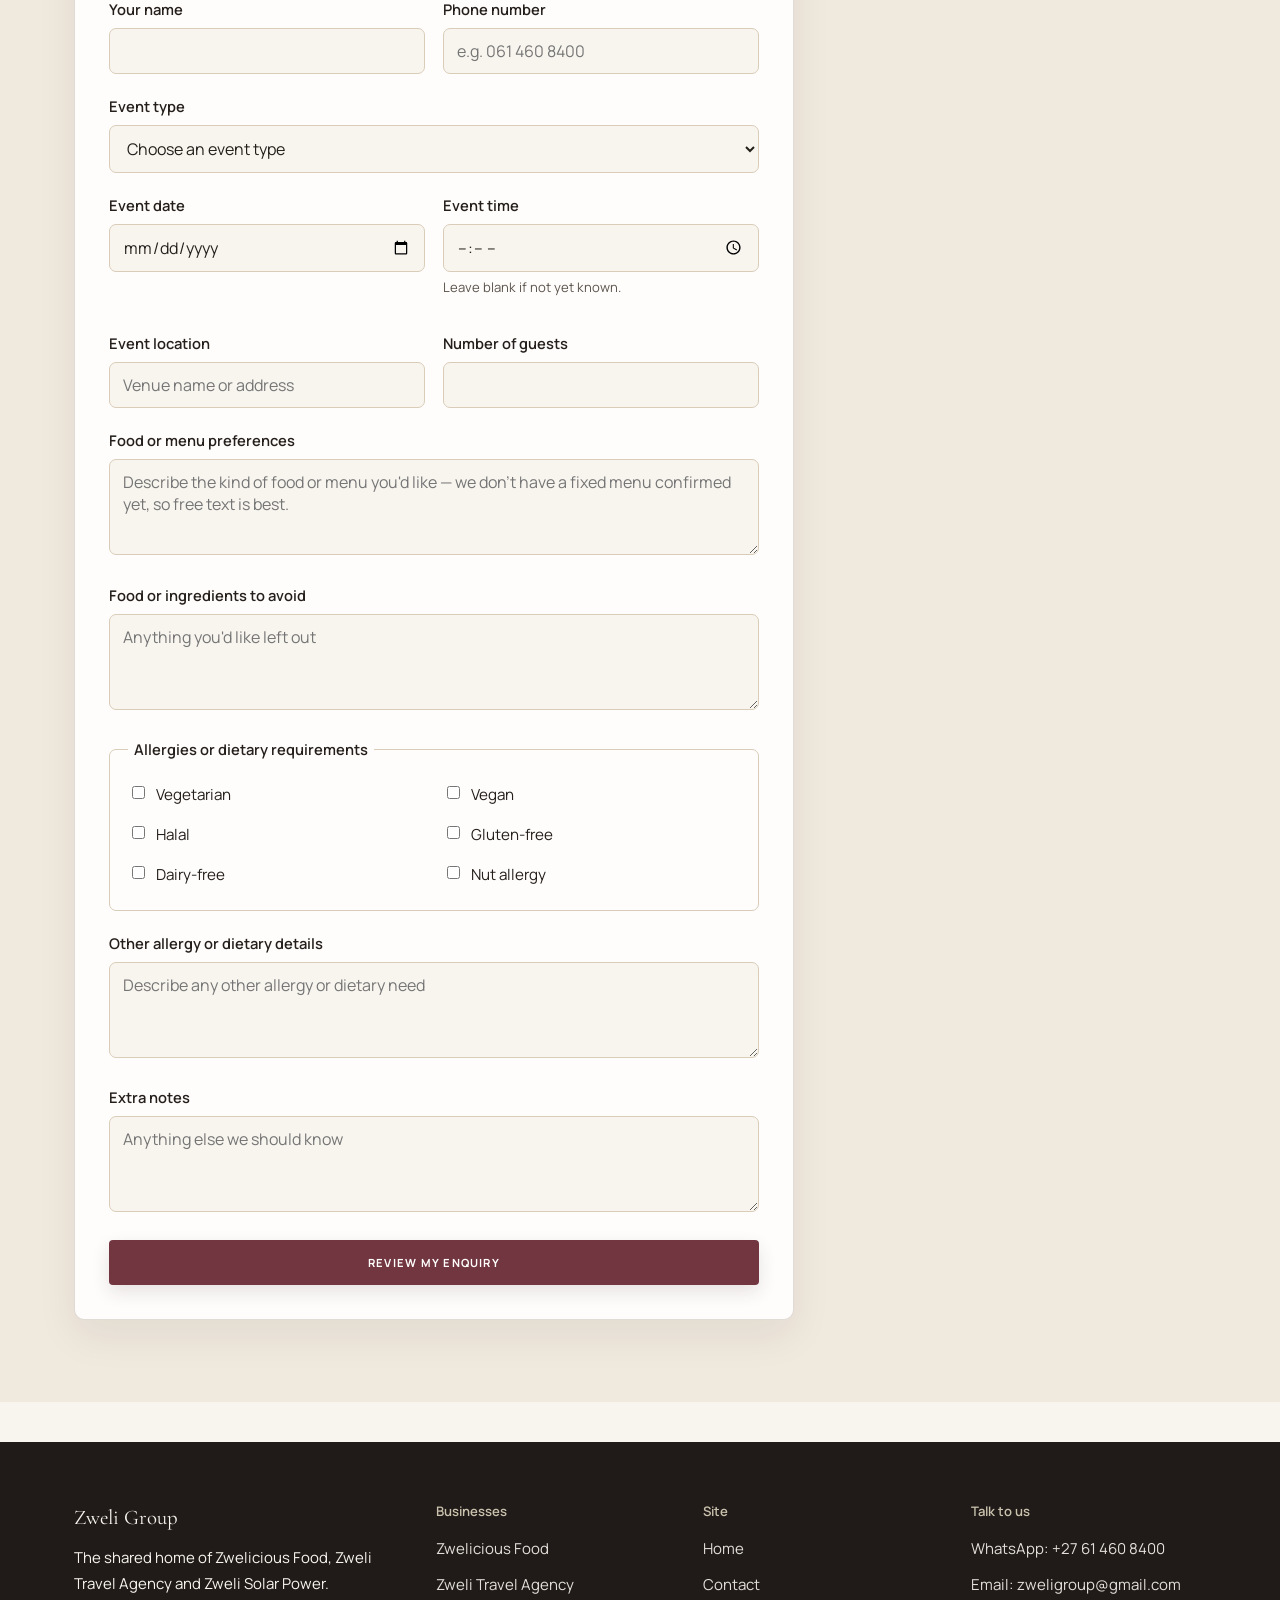
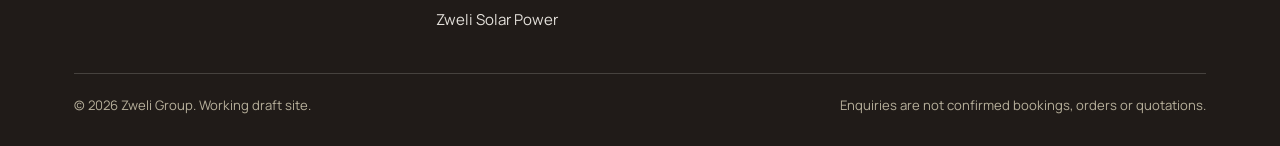
<file: food.html>
<!DOCTYPE html>
<html lang="en">
<head>
<meta charset="UTF-8">
<meta name="viewport" content="width=device-width, initial-scale=1">
<title>Zwelicious Food — Catering | Zweli Group</title>
<meta name="description" content="Zwelicious Food catering for weddings, funerals, private and corporate events. Send your catering enquiry by email or WhatsApp.">
<link rel="icon" href="brand-favicon.svg" type="image/svg+xml">
<link rel="stylesheet" href="styles.css">
</head>
<body class="food">
<a class="skip-link" href="#main">Skip to main content</a>
<div class="draft-banner">Menu options and availability are confirmed directly with each catering enquiry.</div>

<header class="site-header">
  <nav class="nav" aria-label="Primary">
    <a class="brand" href="index.html"><span data-group-name>Zweli Group</span></a>
    <button class="nav-toggle" aria-expanded="false" aria-controls="primary-nav" aria-label="Open menu"><span></span></button>
    <ul class="nav-links" id="primary-nav">
      <li><a href="index.html">Home</a></li>
      <li><a href="food.html" aria-current="page">Zwelicious Food</a></li>
      <li><a href="travel.html">Zweli Travel</a></li>
      <li><a href="solar.html">Zweli Solar</a></li>
      <li><a href="contact.html">Contact</a></li>
      <li><a class="nav-cta" href="catering-quote.html">Get a catering quote</a></li>
    </ul>
  </nav>
</header>

<main id="main">

  <section class="hero">
    <div class="wrap">
      <div class="hero-copy">
        <p class="hero-eyebrow">Zwelicious Food</p>
        <h1>Catering that looks after every guest, not just the top table.</h1>
        <p class="lede">From weddings to funerals, private gatherings to corporate functions, Zwelicious Food prepares and serves food for the moments that matter. Tell us about your event and we'll take it from there.</p>
        <div class="hero-actions">
          <a class="btn btn-primary" href="catering-quote.html">Get a catering quote</a>
          <a class="btn btn-secondary" href="#gallery">See the gallery</a>
        </div>
      </div>
      <figure class="hero-figure">
        <div class="img-panel ar-wide">
          <img src="food-photo-atlas-hq.webp" class="atlas-image atlas-cell-1" alt="A caterer serving South African event food to guests beside a buffet" fetchpriority="high" loading="eager">
        </div>
        <figcaption>Illustrative food and service imagery; confirm the current menu and event details with us.</figcaption>
      </figure>
    </div>
  </section>

  <section class="section-alt">
    <div class="wrap split">
      <div>
        <p class="kicker">Plan your event</p>
        <h2>Build a clear catering request in three simple steps</h2>
        <p>Share your event, food preferences and dietary needs, review everything, then send the request directly to Zwelicious Food on WhatsApp.</p>
        <a class="btn btn-primary" href="catering-quote.html">Get a catering quote</a>
      </div>
      <div class="split-media"><div class="img-panel ar-wide"><img src="food-photo-atlas-hq.webp" class="atlas-image atlas-cell-4" alt="South African event food being plated for guests" loading="lazy"></div></div>
    </div>
  </section>

  <section class="section-alt" id="services">
    <div class="wrap">
      <div class="section-head">
        <p class="kicker">Catering styles</p>
        <h2>Ways we can serve your event</h2>
        <p>These are draft categories only. They'll be marked confirmed once the owner has approved the exact styles, dishes and service Zwelicious Food actually offers.</p>
      </div>
      <div class="service-list">
        <div class="service-row">
          <div><h4>Buffet service</h4><p>Self-serve stations for larger gatherings.</p></div>
          <span class="status-pill pending">Pending confirmation</span>
        </div>
        <div class="service-row">
          <div><h4>Plated meals</h4><p>Individually served courses for seated events.</p></div>
          <span class="status-pill pending">Pending confirmation</span>
        </div>
        <div class="service-row">
          <div><h4>Wedding catering</h4><p>Full-day catering for the wedding party and guests.</p></div>
          <span class="status-pill pending">Pending confirmation</span>
        </div>
        <div class="service-row">
          <div><h4>Funeral catering</h4><p>Respectful, calm catering for after-tell gatherings.</p></div>
          <span class="status-pill pending">Pending confirmation</span>
        </div>
        <div class="service-row">
          <div><h4>Corporate &amp; private functions</h4><p>Office functions, birthdays and private celebrations.</p></div>
          <span class="status-pill pending">Pending confirmation</span>
        </div>
      </div>
    </div>
  </section>

  <section id="gallery">
    <div class="wrap">
      <div class="section-head">
        <p class="kicker">Gallery</p>
        <h2>What Zwelicious Food catering looks like</h2>
        <p>Illustrative images show South African buffet service, plated meals and catered event settings. Ask us to confirm current menu options and availability.</p>
      </div>
      <div class="gallery">
        <figure>
          <div class="img-panel">
            <img src="food-photo-atlas-hq.webp" class="atlas-image atlas-cell-3" alt="A buffet of South African dishes at a catered event" loading="lazy">
          </div>
          <figcaption>Buffet service</figcaption>
        </figure>
        <figure>
          <div class="img-panel">
            <img src="food-photo-atlas-hq.webp" class="atlas-image atlas-cell-4" alt="A caterer plating grilled chicken, rice and vegetables" loading="lazy">
          </div>
          <figcaption>Plated meals</figcaption>
        </figure>
        <figure>
          <div class="img-panel">
            <img src="food-photo-atlas-hq.webp" class="atlas-image atlas-cell-5" alt="Guests selecting food while a caterer serves at a buffet" loading="lazy">
          </div>
          <figcaption>Guests being served</figcaption>
        </figure>
        <figure>
          <div class="img-panel">
            <img src="food-photo-atlas-hq.webp" class="atlas-image atlas-cell-6" alt="Prepared South African event dishes arranged in serving trays" loading="lazy">
          </div>
          <figcaption>Prepared serving trays</figcaption>
        </figure>
        <figure>
          <div class="img-panel">
            <img src="food-photo-atlas-hq.webp" class="atlas-image atlas-cell-7" alt="Fresh salads prepared for a catered event" loading="lazy">
          </div>
          <figcaption>Fresh salads</figcaption>
        </figure>
        <figure>
          <div class="img-panel">
            <img src="food-photo-atlas-hq.webp" class="atlas-image atlas-cell-8" alt="Guests and caterers at a welcoming catered event" loading="lazy">
          </div>
          <figcaption>Catered event setting</figcaption>
        </figure>
      </div>
    </div>
  </section>

  <section class="section-alt" id="enquiry">
    <div class="wrap">
      <div class="section-head">
        <p class="kicker">Catering enquiry</p>
        <h2>Tell us about your event</h2>
        <p>Fill in as much as you can. You'll get a chance to check everything over before it's sent.</p>
      </div>

      <div class="form-card">
        <p class="form-note">Sending this enquiry does not book or confirm anything. The owner will review your details and follow up using your preferred contact method.</p>

        <form id="food-form" novalidate>
          <div class="field-row">
            <div class="field" data-field="name">
              <label for="food-name">Your name</label>
              <input type="text" id="food-name" name="name" autocomplete="name" required>
              <p class="error-text">Please enter your name.</p>
            </div>
            <div class="field" data-field="phone">
              <label for="food-phone">Phone number</label>
              <input type="tel" id="food-phone" name="phone" autocomplete="tel" required placeholder="e.g. 061 460 8400">
              <p class="error-text">Please enter a phone number.</p>
            </div>
          </div>

          <div class="field" data-field="eventType">
            <label for="food-event-type">Event type</label>
            <select id="food-event-type" name="eventType" required>
              <option value="">Choose an event type</option>
              <option value="Wedding">Wedding</option>
              <option value="Funeral">Funeral</option>
              <option value="Private event">Private event</option>
              <option value="Corporate event">Corporate event</option>
              <option value="Other">Other</option>
            </select>
            <p class="error-text">Please choose an event type.</p>
          </div>

          <div class="field-row">
            <div class="field" data-field="eventDate">
              <label for="food-date">Event date</label>
              <input type="date" id="food-date" name="eventDate" required>
              <p class="error-text">Please choose a date.</p>
            </div>
            <div class="field" data-field="eventTime">
              <label for="food-time">Event time</label>
              <input type="time" id="food-time" name="eventTime">
              <p class="hint">Leave blank if not yet known.</p>
            </div>
          </div>

          <div class="field-row">
            <div class="field" data-field="location">
              <label for="food-location">Event location</label>
              <input type="text" id="food-location" name="location" required placeholder="Venue name or address">
              <p class="error-text">Please tell us where the event is.</p>
            </div>
            <div class="field" data-field="guests">
              <label for="food-guests">Number of guests</label>
              <input type="number" id="food-guests" name="guests" min="1" required>
              <p class="error-text">Please enter the number of guests.</p>
            </div>
          </div>

          <div class="field" data-field="preferences">
            <label for="food-preferences">Food or menu preferences</label>
            <textarea id="food-preferences" name="preferences" placeholder="Describe the kind of food or menu you'd like — we don't have a fixed menu confirmed yet, so free text is best."></textarea>
          </div>

          <div class="field" data-field="exclusions">
            <label for="food-exclusions">Food or ingredients to avoid</label>
            <textarea id="food-exclusions" name="exclusions" placeholder="Anything you'd like left out"></textarea>
          </div>

          <fieldset data-field="dietary">
            <legend>Allergies or dietary requirements</legend>
            <div class="check-grid">
              <label class="check-item"><input type="checkbox" name="dietary" value="Vegetarian">Vegetarian</label>
              <label class="check-item"><input type="checkbox" name="dietary" value="Vegan">Vegan</label>
              <label class="check-item"><input type="checkbox" name="dietary" value="Halal">Halal</label>
              <label class="check-item"><input type="checkbox" name="dietary" value="Gluten-free">Gluten-free</label>
              <label class="check-item"><input type="checkbox" name="dietary" value="Dairy-free">Dairy-free</label>
              <label class="check-item"><input type="checkbox" name="dietary" value="Nut allergy">Nut allergy</label>
            </div>
          </fieldset>

          <div class="field" data-field="dietaryNotes">
            <label for="food-dietary-notes">Other allergy or dietary details</label>
            <textarea id="food-dietary-notes" name="dietaryNotes" placeholder="Describe any other allergy or dietary need"></textarea>
          </div>

          <div class="field" data-field="notes">
            <label for="food-notes">Extra notes</label>
            <textarea id="food-notes" name="notes" placeholder="Anything else we should know"></textarea>
          </div>

          <p class="form-status" role="status" aria-live="polite"></p>

          <div class="form-actions">
            <button type="submit" class="btn btn-primary btn-block">Review my enquiry</button>
          </div>
        </form>
      </div>
    </div>
  </section>

</main>

<div class="modal-backdrop" id="food-summary-modal" aria-hidden="true" role="dialog" aria-modal="true" aria-labelledby="food-modal-title">
  <div class="modal">
    <button class="modal-close" aria-label="Close summary">&times;</button>
    <h3 id="food-modal-title">Review your catering enquiry</h3>
    <p>Check the details below. Choose email or WhatsApp to continue. Nothing is sent until you press Send in the app that opens.</p>
    <ul class="summary-list"></ul>
    <p class="modal-disclaimer">This sends an enquiry only. It is not a confirmed booking, order, price or quotation — Zwelicious Food will follow up using your preferred contact method.</p>
    <div class="modal-actions">
      <button type="button" class="btn btn-secondary" data-modal-back>Go back &amp; edit</button>
      <a class="btn btn-secondary" href="mailto:zweligroup@gmail.com" data-email-send>Email this message</a>
      <a class="btn btn-whatsapp" href="#" data-whatsapp-send target="_blank" rel="noopener">Continue to WhatsApp</a>
    </div>
  </div>
</div>

<footer class="site-footer">
  <div class="wrap">
    <div class="footer-grid">
      <div>
        <p class="footer-brand" data-group-name>Zweli Group</p>
        <p>The shared home of Zwelicious Food, Zweli Travel Agency and Zweli Solar Power.</p>
      </div>
      <div>
        <h5>Businesses</h5>
        <ul>
          <li><a href="food.html">Zwelicious Food</a></li>
          <li><a href="travel.html">Zweli Travel Agency</a></li>
          <li><a href="solar.html">Zweli Solar Power</a></li>
        </ul>
      </div>
      <div>
        <h5>Site</h5>
        <ul>
          <li><a href="index.html">Home</a></li>
          <li><a href="contact.html">Contact</a></li>
        </ul>
      </div>
      <div>
        <h5>Talk to us</h5>
        <ul>
          <li><a data-whatsapp-href href="https://wa.me/27614608400">WhatsApp: <span data-whatsapp-display>+27 61 460 8400</span></a></li>
          <li><a data-email-href href="mailto:zweligroup@gmail.com">Email: <span data-email-display>zweligroup@gmail.com</span></a></li>
        </ul>
      </div>
    </div>
    <div class="footer-bottom">
      <span>&copy; <span data-current-year>2026</span> <span data-group-name>Zweli Group</span>. Working draft site.</span>
      <span>Enquiries are not confirmed bookings, orders or quotations.</span>
    </div>
  </div>
</footer>

<script src="config.js"></script>
<script src="main.js"></script>
<script>
  document.addEventListener("DOMContentLoaded", function () {
    var eventTypeLabels = {};
    new ZweliForm({
      formId: "food-form",
      modalId: "food-summary-modal",
      fields: [
        { name: "name", label: "Name", required: true },
        { name: "phone", label: "Phone number", required: true },
        { name: "eventType", label: "Event type", required: true },
        { name: "eventDate", label: "Event date", required: true },
        { name: "eventTime", label: "Event time", required: false },
        { name: "location", label: "Event location", required: true },
        { name: "guests", label: "Number of guests", required: true },
        { name: "preferences", label: "Food / menu preferences", required: false },
        { name: "exclusions", label: "Food to avoid", required: false },
        { name: "dietary", label: "Allergies / dietary requirements", required: false, type: "checkboxGroup" },
        { name: "dietaryNotes", label: "Other dietary details", required: false },
        { name: "notes", label: "Extra notes", required: false }
      ],
      buildMessage: function (v) {
        var dietary = v.dietary && v.dietary.length ? v.dietary.join(", ") : "None specified";
        return [
          "Catering enquiry — Zwelicious Food",
          "",
          "Name: " + v.name,
          "Phone: " + v.phone,
          "Event type: " + v.eventType,
          "Date: " + v.eventDate + (v.eventTime ? " at " + v.eventTime : " (time not specified)"),
          "Location: " + v.location,
          "Guests: " + v.guests,
          "Food/menu preferences: " + (v.preferences || "Not specified"),
          "Food to avoid: " + (v.exclusions || "None specified"),
          "Allergies/dietary requirements: " + dietary,
          "Other dietary details: " + (v.dietaryNotes || "None"),
          "Extra notes: " + (v.notes || "None"),
          "",
          "(Sent from the Zwelicious Food enquiry form. This is an enquiry only, not a confirmed booking or price.)"
        ].join("\n");
      }
    });
  });
</script>
</body>
</html>
</file>
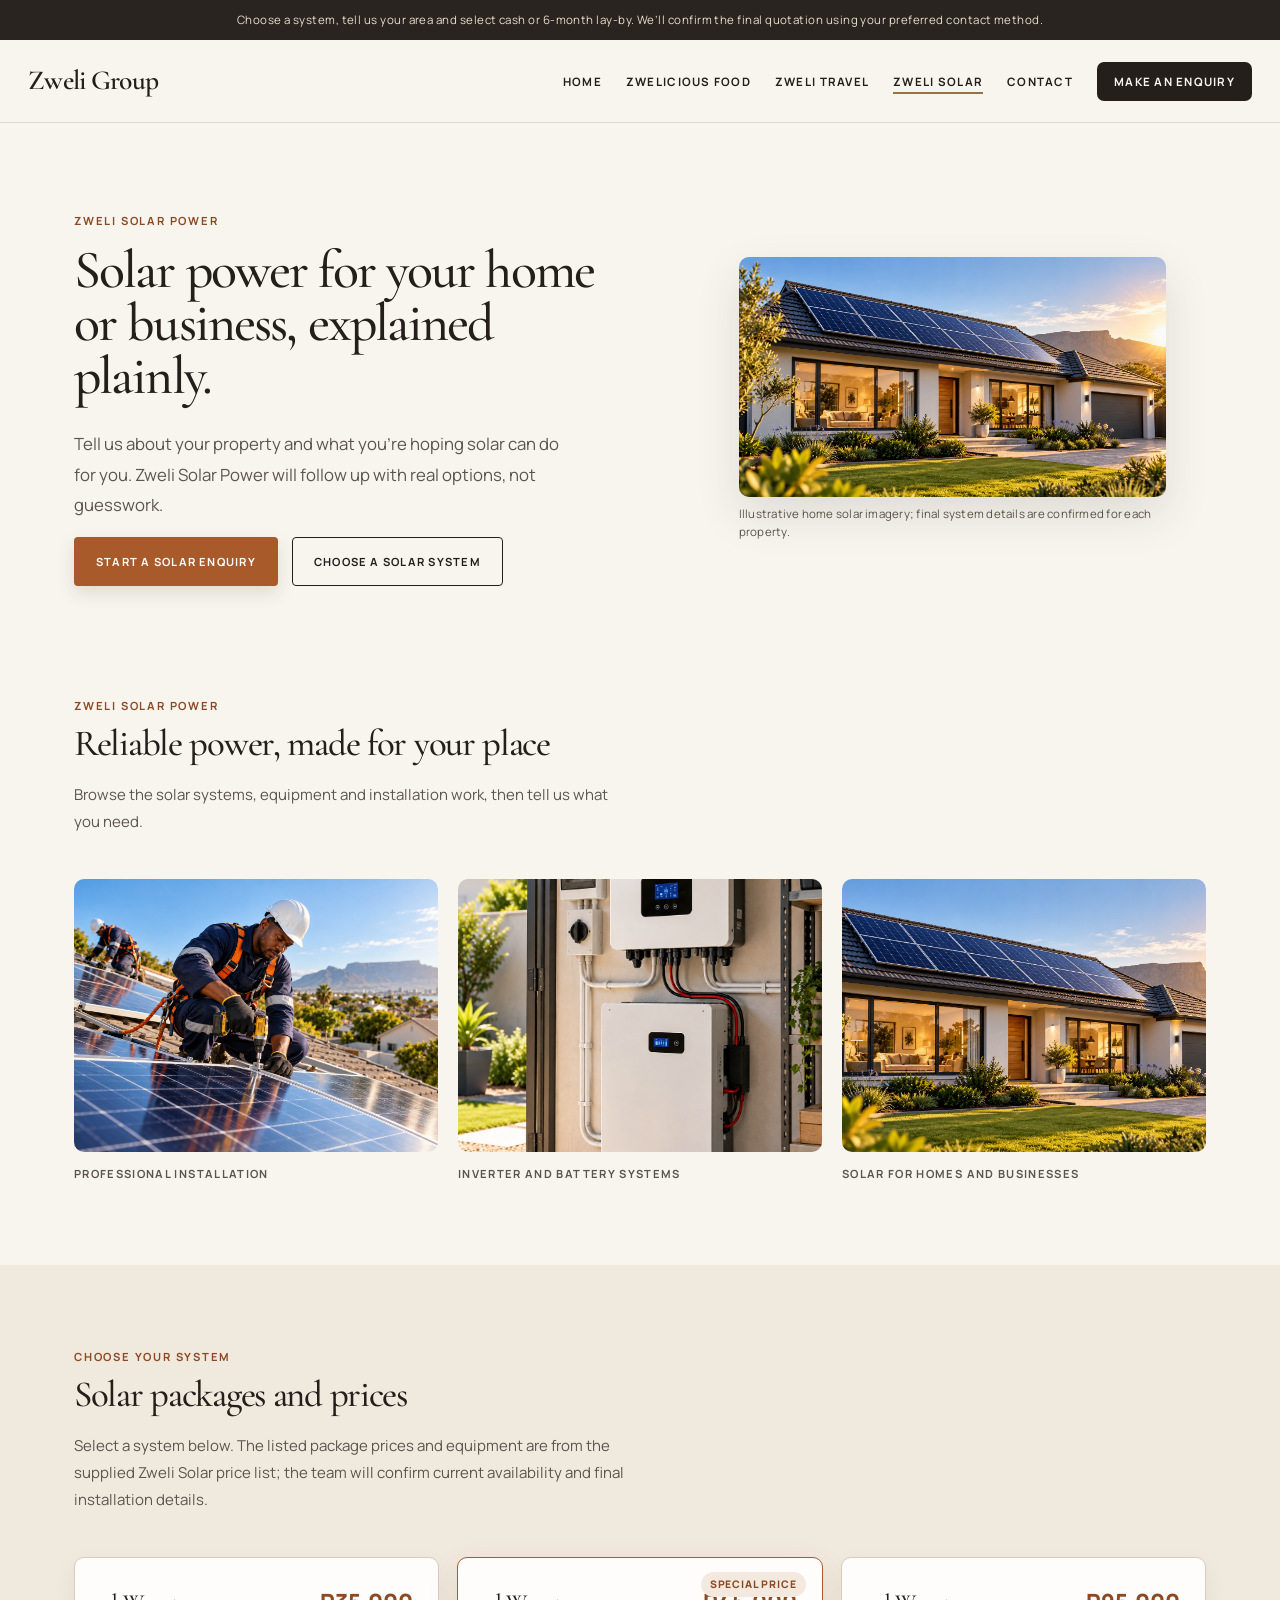
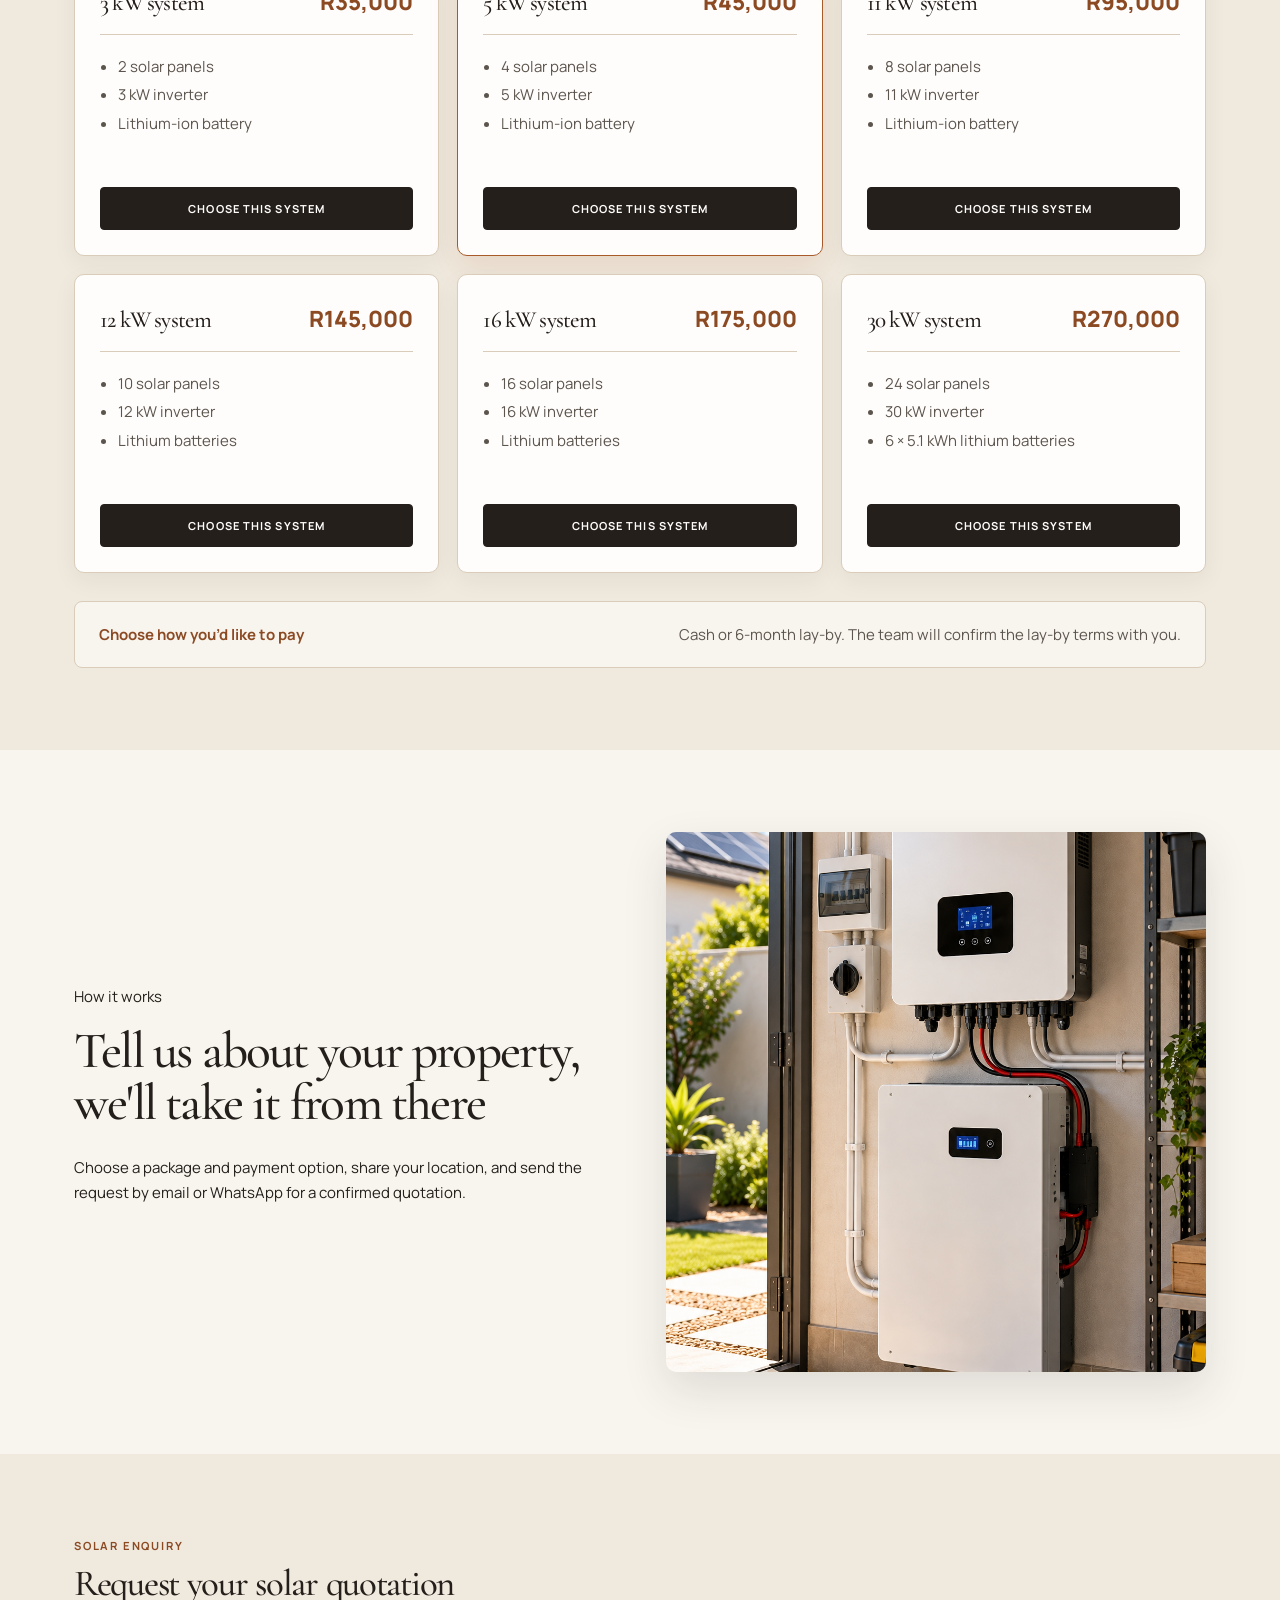
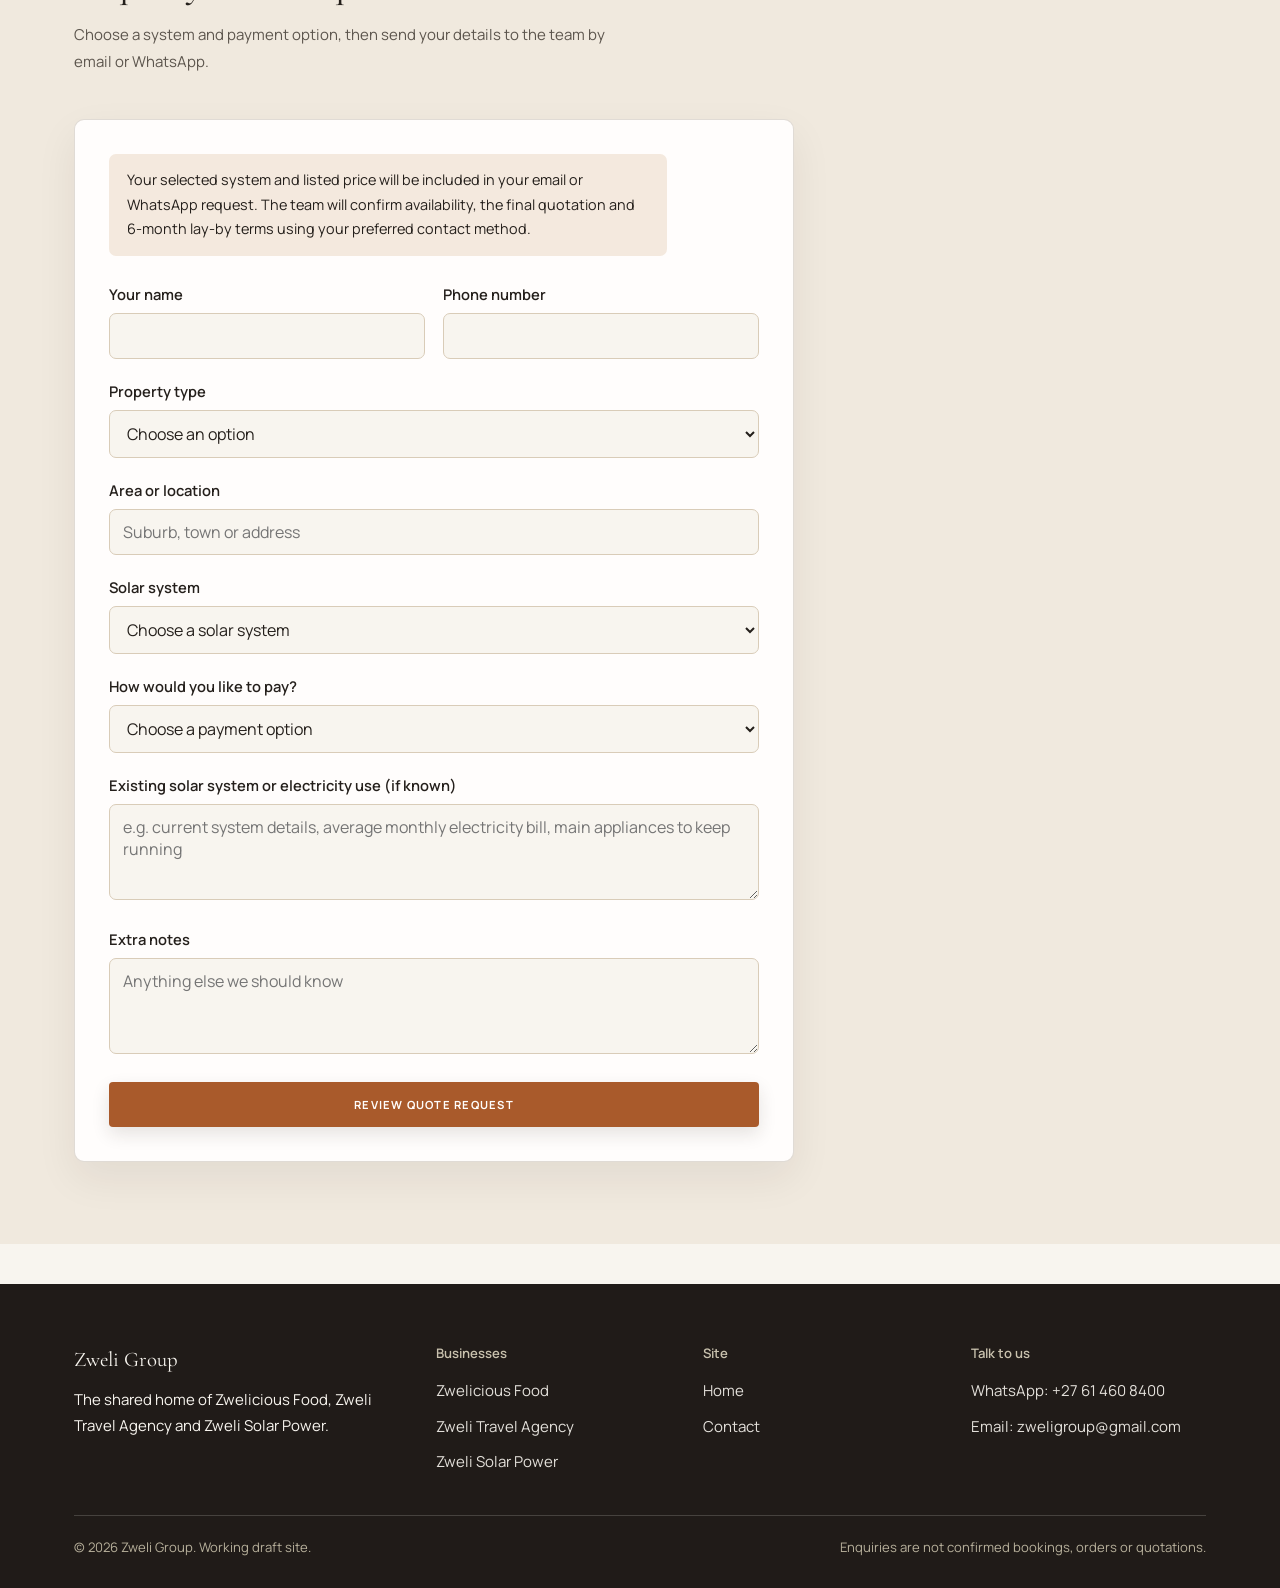
<file: solar.html>
<!DOCTYPE html>
<html lang="en">
<head>
<meta charset="UTF-8">
<meta name="viewport" content="width=device-width, initial-scale=1">
<title>Zweli Solar Power | Zweli Group</title>
<meta name="description" content="Zweli Solar Power for homes and businesses. Send your solar enquiry by email or WhatsApp.">
<link rel="icon" href="brand-favicon.svg" type="image/svg+xml">
<link rel="stylesheet" href="styles.css">
</head>
<body class="solar">
<a class="skip-link" href="#main">Skip to main content</a>
<div class="draft-banner">Choose a system, tell us your area and select cash or 6-month lay-by. We’ll confirm the final quotation using your preferred contact method.</div>

<header class="site-header">
  <nav class="nav" aria-label="Primary">
    <a class="brand" href="index.html"><span data-group-name>Zweli Group</span></a>
    <button class="nav-toggle" aria-expanded="false" aria-controls="primary-nav" aria-label="Open menu"><span></span></button>
    <ul class="nav-links" id="primary-nav">
      <li><a href="index.html">Home</a></li>
      <li><a href="food.html">Zwelicious Food</a></li>
      <li><a href="travel.html">Zweli Travel</a></li>
      <li><a href="solar.html" aria-current="page">Zweli Solar</a></li>
      <li><a href="contact.html">Contact</a></li>
      <li><a class="nav-cta" href="#enquiry">Make an enquiry</a></li>
    </ul>
  </nav>
</header>

<main id="main">

  <section class="hero">
    <div class="wrap">
      <div class="hero-copy">
        <p class="hero-eyebrow">Zweli Solar Power</p>
        <h1>Solar power for your home or business, explained plainly.</h1>
        <p class="lede">Tell us about your property and what you're hoping solar can do for you. Zweli Solar Power will follow up with real options, not guesswork.</p>
        <div class="hero-actions">
          <a class="btn btn-primary" href="#enquiry">Start a solar enquiry</a>
          <a class="btn btn-secondary" href="#systems">Choose a solar system</a>
        </div>
      </div>
      <figure class="hero-figure">
        <div class="img-panel ar-wide">
          <img class="solar-photo" src="solar-home-photo.png" alt="Solar panels on the roof of a modern home at golden hour" fetchpriority="high" loading="eager">
        </div>
        <figcaption>Illustrative home solar imagery; final system details are confirmed for each property.</figcaption>
      </figure>
    </div>
  </section>

  <section class="solar-visual-section">
    <div class="wrap">
      <div class="section-head">
        <p class="kicker">Zweli Solar Power</p>
        <h2>Reliable power, made for your place</h2>
        <p>Browse the solar systems, equipment and installation work, then tell us what you need.</p>
      </div>
      <div class="solar-visuals">
        <figure><div class="img-panel"><img class="solar-photo" src="solar-installation-photo.png" alt="Solar technician securely installing rooftop solar panels" loading="lazy"></div><figcaption>Professional installation</figcaption></figure>
        <figure><div class="img-panel"><img class="solar-photo" src="solar-equipment-photo.png" alt="Residential hybrid inverter and lithium battery installed neatly inside a home" loading="lazy"></div><figcaption>Inverter and battery systems</figcaption></figure>
        <figure><div class="img-panel"><img class="solar-photo" src="solar-home-photo.png" alt="Home with rooftop solar panels in the afternoon sun" loading="lazy"></div><figcaption>Solar for homes and businesses</figcaption></figure>
      </div>
    </div>
  </section>

  <section class="section-alt solar-systems" id="systems">
    <div class="wrap">
      <div class="section-head">
        <p class="kicker">Choose your system</p>
        <h2>Solar packages and prices</h2>
        <p>Select a system below. The listed package prices and equipment are from the supplied Zweli Solar price list; the team will confirm current availability and final installation details.</p>
      </div>
      <div class="solar-packages">
        <article class="solar-package">
          
          <div class="solar-package-top"><h3>3 kW system</h3><p class="solar-package-price">R35,000</p></div>
          <ul><li>2 solar panels</li><li>3 kW inverter</li><li>Lithium-ion battery</li></ul>
          <button type="button" class="solar-select-btn" data-package="3 kW Solar System — R35,000">Choose this system</button>
        </article>
        <article class="solar-package solar-package-featured">
          <p class="solar-package-badge">Special price</p>
          <div class="solar-package-top"><h3>5 kW system</h3><p class="solar-package-price">R45,000</p></div>
          <ul><li>4 solar panels</li><li>5 kW inverter</li><li>Lithium-ion battery</li></ul>
          <button type="button" class="solar-select-btn" data-package="5 kW Solar System — R45,000">Choose this system</button>
        </article>
        <article class="solar-package">
          
          <div class="solar-package-top"><h3>11 kW system</h3><p class="solar-package-price">R95,000</p></div>
          <ul><li>8 solar panels</li><li>11 kW inverter</li><li>Lithium-ion battery</li></ul>
          <button type="button" class="solar-select-btn" data-package="11 kW Solar System — R95,000">Choose this system</button>
        </article>
        <article class="solar-package">
          
          <div class="solar-package-top"><h3>12 kW system</h3><p class="solar-package-price">R145,000</p></div>
          <ul><li>10 solar panels</li><li>12 kW inverter</li><li>Lithium batteries</li></ul>
          <button type="button" class="solar-select-btn" data-package="12 kW Solar System — R145,000">Choose this system</button>
        </article>
        <article class="solar-package">
          
          <div class="solar-package-top"><h3>16 kW system</h3><p class="solar-package-price">R175,000</p></div>
          <ul><li>16 solar panels</li><li>16 kW inverter</li><li>Lithium batteries</li></ul>
          <button type="button" class="solar-select-btn" data-package="16 kW Solar System — R175,000">Choose this system</button>
        </article>
        <article class="solar-package">
          
          <div class="solar-package-top"><h3>30 kW system</h3><p class="solar-package-price">R270,000</p></div>
          <ul><li>24 solar panels</li><li>30 kW inverter</li><li>6 × 5.1 kWh lithium batteries</li></ul>
          <button type="button" class="solar-select-btn" data-package="30 kW Solar System — R270,000">Choose this system</button>
        </article>
      </div>
      <div class="solar-payment-note">
        <strong>Choose how you’d like to pay</strong>
        <span>Cash or 6-month lay-by. The team will confirm the lay-by terms with you.</span>
      </div>
    </div>
  </section>

  <section>
    <div class="wrap">
      <div class="split">
        <div>
          <p class="kicker">How it works</p>
          <h2>Tell us about your property, we'll take it from there</h2>
          <p>Choose a package and payment option, share your location, and send the request by email or WhatsApp for a confirmed quotation.</p>
        </div>
        <div class="split-media">
          <div class="img-panel ar-square">
            <img class="solar-photo" src="solar-equipment-photo.png" alt="Solar inverter and lithium battery installed in a home utility room" loading="lazy">
          </div>
        </div>
      </div>
    </div>
  </section>

  <section class="section-alt" id="enquiry">
    <div class="wrap">
      <div class="section-head">
        <p class="kicker">Solar enquiry</p>
        <h2>Request your solar quotation</h2>
        <p>Choose a system and payment option, then send your details to the team by email or WhatsApp.</p>
      </div>

      <div class="form-card">
        <p class="form-note">Your selected system and listed price will be included in your email or WhatsApp request. The team will confirm availability, the final quotation and 6-month lay-by terms using your preferred contact method.</p>

        <form id="solar-form" novalidate>
          <div class="field-row">
            <div class="field" data-field="name">
              <label for="solar-name">Your name</label>
              <input type="text" id="solar-name" name="name" autocomplete="name" required>
              <p class="error-text">Please enter your name.</p>
            </div>
            <div class="field" data-field="phone">
              <label for="solar-phone">Phone number</label>
              <input type="tel" id="solar-phone" name="phone" autocomplete="tel" required>
              <p class="error-text">Please enter a phone number.</p>
            </div>
          </div>

          <div class="field" data-field="propertyType">
            <label for="solar-property-type">Property type</label>
            <select id="solar-property-type" name="propertyType" required>
              <option value="">Choose an option</option>
              <option value="Home">Home</option>
              <option value="Business">Business</option>
            </select>
            <p class="error-text">Please choose a property type.</p>
          </div>

          <div class="field" data-field="location">
            <label for="solar-location">Area or location</label>
            <input type="text" id="solar-location" name="location" required placeholder="Suburb, town or address">
            <p class="error-text">Please tell us the property's area or location.</p>
          </div>

          <div class="field" data-field="system">
            <label for="solar-system">Solar system</label>
            <select id="solar-system" name="system" required>
              <option value="">Choose a solar system</option>
              <option value="3 kW Solar System — R35,000">3 kW system — R35,000</option>
              <option value="5 kW Solar System — R45,000">5 kW system — R45,000 special (was R55,000)</option>
              <option value="11 kW Solar System — R95,000">11 kW system — R95,000</option>
              <option value="12 kW Solar System — R145,000">12 kW system — R145,000</option>
              <option value="16 kW Solar System — R175,000">16 kW system — R175,000</option>
              <option value="30 kW Solar System — R270,000">30 kW system — R270,000</option>
            </select>
            <p class="error-text">Please select a solar system.</p>
          </div>

          <div class="field" data-field="payment">
            <label for="solar-payment">How would you like to pay?</label>
            <select id="solar-payment" name="payment" required>
              <option value="">Choose a payment option</option>
              <option value="Cash">Cash</option>
              <option value="6-month lay-by">6-month lay-by</option>
            </select>
            <p class="error-text">Please choose a payment option.</p>
          </div>

          <div class="field" data-field="existingSystem">
            <label for="solar-existing">Existing solar system or electricity use (if known)</label>
            <textarea id="solar-existing" name="existingSystem" placeholder="e.g. current system details, average monthly electricity bill, main appliances to keep running"></textarea>
          </div>

          <div class="field" data-field="notes">
            <label for="solar-notes">Extra notes</label>
            <textarea id="solar-notes" name="notes" placeholder="Anything else we should know"></textarea>
          </div>

          <p class="form-status" role="status" aria-live="polite"></p>

          <div class="form-actions">
            <button type="submit" class="btn btn-primary btn-block">Review quote request</button>
          </div>
        </form>
      </div>
    </div>
  </section>

</main>

<div class="modal-backdrop" id="solar-summary-modal" aria-hidden="true" role="dialog" aria-modal="true" aria-labelledby="solar-modal-title">
  <div class="modal">
    <button class="modal-close" aria-label="Close summary">&times;</button>
    <h3 id="solar-modal-title">Review your quotation request</h3>
    <p>Check your selected system, location and payment choice. Choose email or WhatsApp to continue; nothing is sent until you press Send.</p>
    <ul class="summary-list"></ul>
    <p class="modal-disclaimer">This is a quotation request, not a confirmed installation or finance agreement. Zweli Solar Power will confirm the final quotation and lay-by terms with you.</p>
    <div class="modal-actions">
      <button type="button" class="btn btn-secondary" data-modal-back>Go back &amp; edit</button>
      <a class="btn btn-secondary" href="mailto:zweligroup@gmail.com" data-email-send>Email this quote request</a>
      <a class="btn btn-whatsapp" href="#" data-whatsapp-send target="_blank" rel="noopener">Request quote on WhatsApp</a>
    </div>
  </div>
</div>

<footer class="site-footer">
  <div class="wrap">
    <div class="footer-grid">
      <div>
        <p class="footer-brand" data-group-name>Zweli Group</p>
        <p>The shared home of Zwelicious Food, Zweli Travel Agency and Zweli Solar Power.</p>
      </div>
      <div>
        <h5>Businesses</h5>
        <ul>
          <li><a href="food.html">Zwelicious Food</a></li>
          <li><a href="travel.html">Zweli Travel Agency</a></li>
          <li><a href="solar.html">Zweli Solar Power</a></li>
        </ul>
      </div>
      <div>
        <h5>Site</h5>
        <ul>
          <li><a href="index.html">Home</a></li>
          <li><a href="contact.html">Contact</a></li>
        </ul>
      </div>
      <div>
        <h5>Talk to us</h5>
        <ul>
          <li><a data-whatsapp-href href="https://wa.me/27614608400">WhatsApp: <span data-whatsapp-display>+27 61 460 8400</span></a></li>
          <li><a data-email-href href="mailto:zweligroup@gmail.com">Email: <span data-email-display>zweligroup@gmail.com</span></a></li>
        </ul>
      </div>
    </div>
    <div class="footer-bottom">
      <span>&copy; <span data-current-year>2026</span> <span data-group-name>Zweli Group</span>. Working draft site.</span>
      <span>Enquiries are not confirmed bookings, orders or quotations.</span>
    </div>
  </div>
</footer>

<script src="config.js"></script>
<script src="main.js"></script>
<script>
  document.addEventListener("DOMContentLoaded", function () {
    var systemSelect = document.getElementById("solar-system");
    document.querySelectorAll("[data-package]").forEach(function (button) {
      button.addEventListener("click", function () {
        if (!systemSelect) return;
        systemSelect.value = button.getAttribute("data-package");
        systemSelect.dispatchEvent(new Event("change", { bubbles: true }));
        document.getElementById("enquiry").scrollIntoView({ behavior: "smooth" });
        systemSelect.focus({ preventScroll: true });
      });
    });
    new ZweliForm({
      formId: "solar-form",
      modalId: "solar-summary-modal",
      fields: [
        { name: "name", label: "Name", required: true },
        { name: "phone", label: "Phone number", required: true },
        { name: "propertyType", label: "Property type", required: true },
        { name: "location", label: "Area / location", required: true },
        { name: "system", label: "Solar system and listed price", required: true },
        { name: "payment", label: "Payment option", required: true },
        { name: "existingSystem", label: "Existing system / electricity use", required: false },
        { name: "notes", label: "Extra notes", required: false }
      ],
      buildMessage: function (v) {
        return [
          "Solar quotation request — Zweli Solar Power",
          "",
          "Name: " + v.name,
          "Phone: " + v.phone,
          "Property type: " + v.propertyType,
          "Area/location: " + v.location,
          "Selected system and listed price: " + v.system,
          "Payment preference: " + v.payment,
          "Existing system / electricity use: " + (v.existingSystem || "Not specified"),
          "Extra notes: " + (v.notes || "None"),
          "",
          "(Please confirm system availability, the final quotation and 6-month lay-by terms.)"
        ].join("\n");
      }
    });
  });
</script>
</body>
</html>
</file>
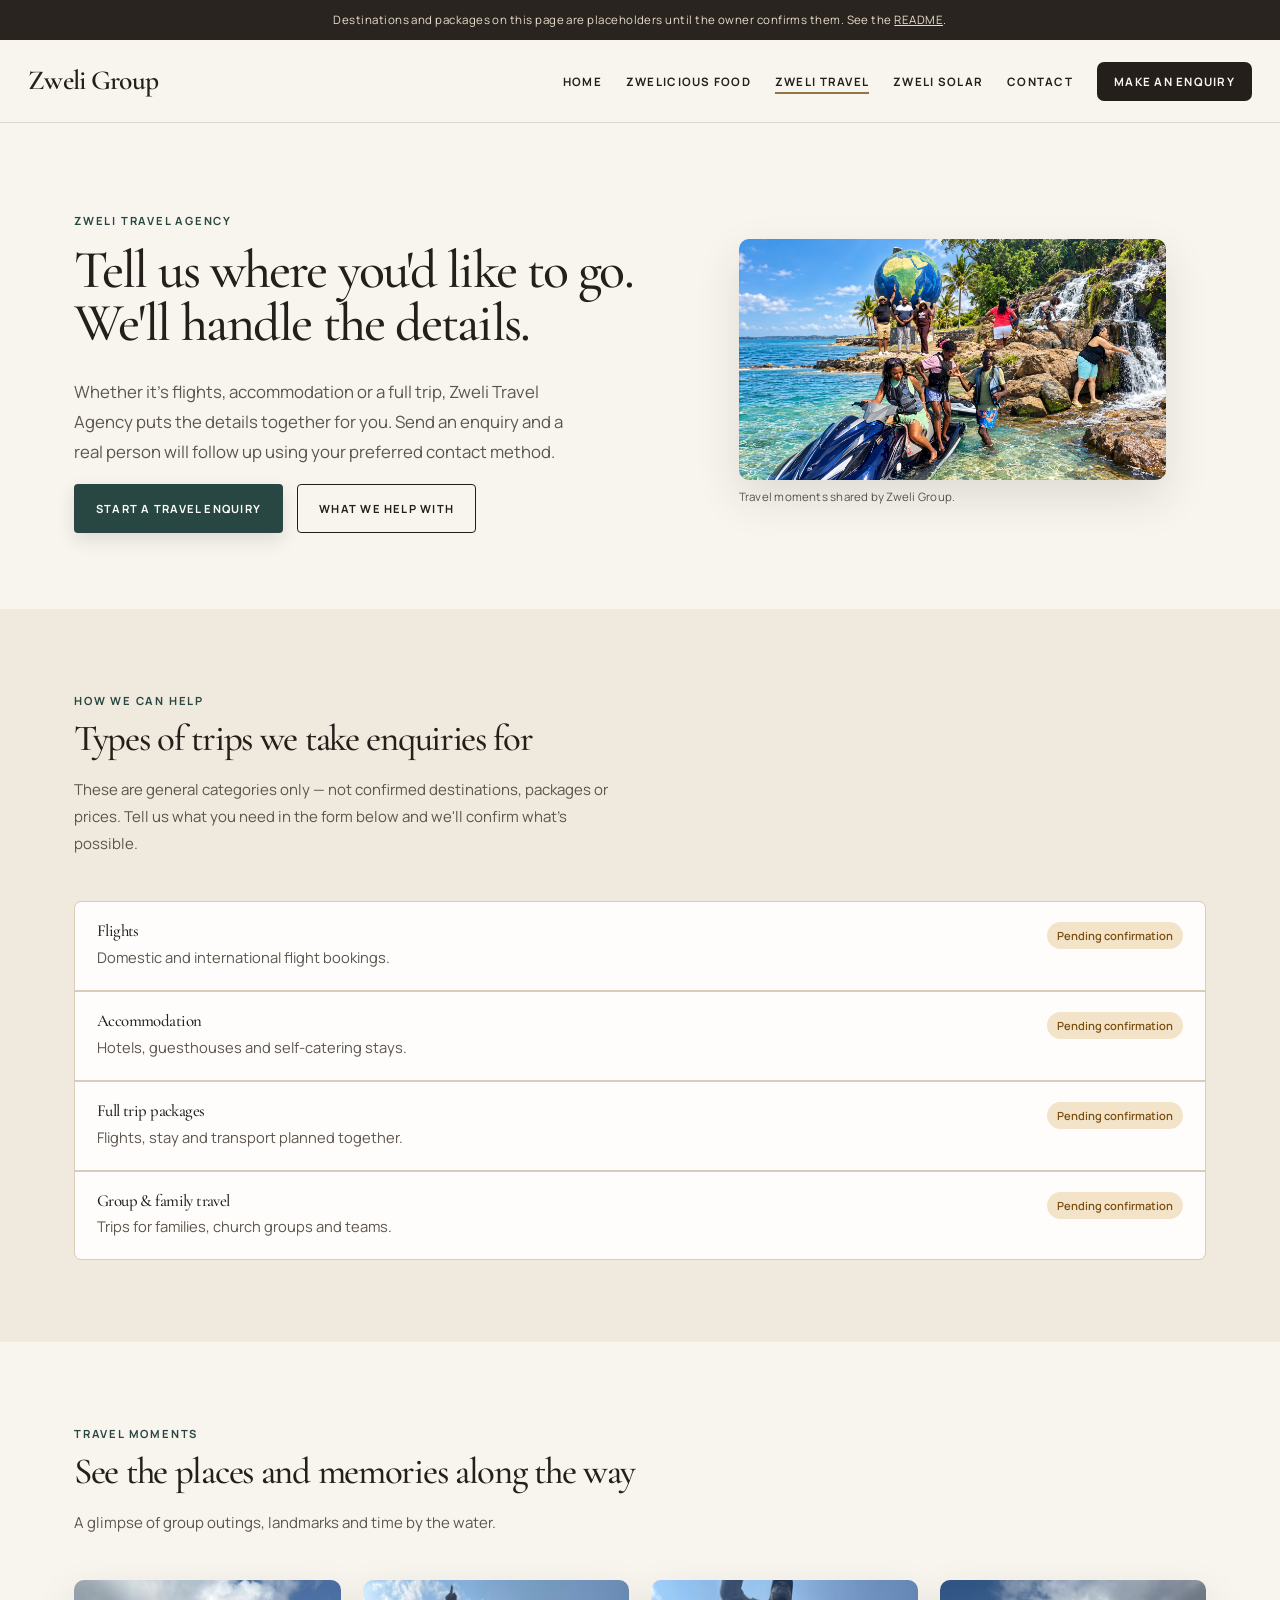
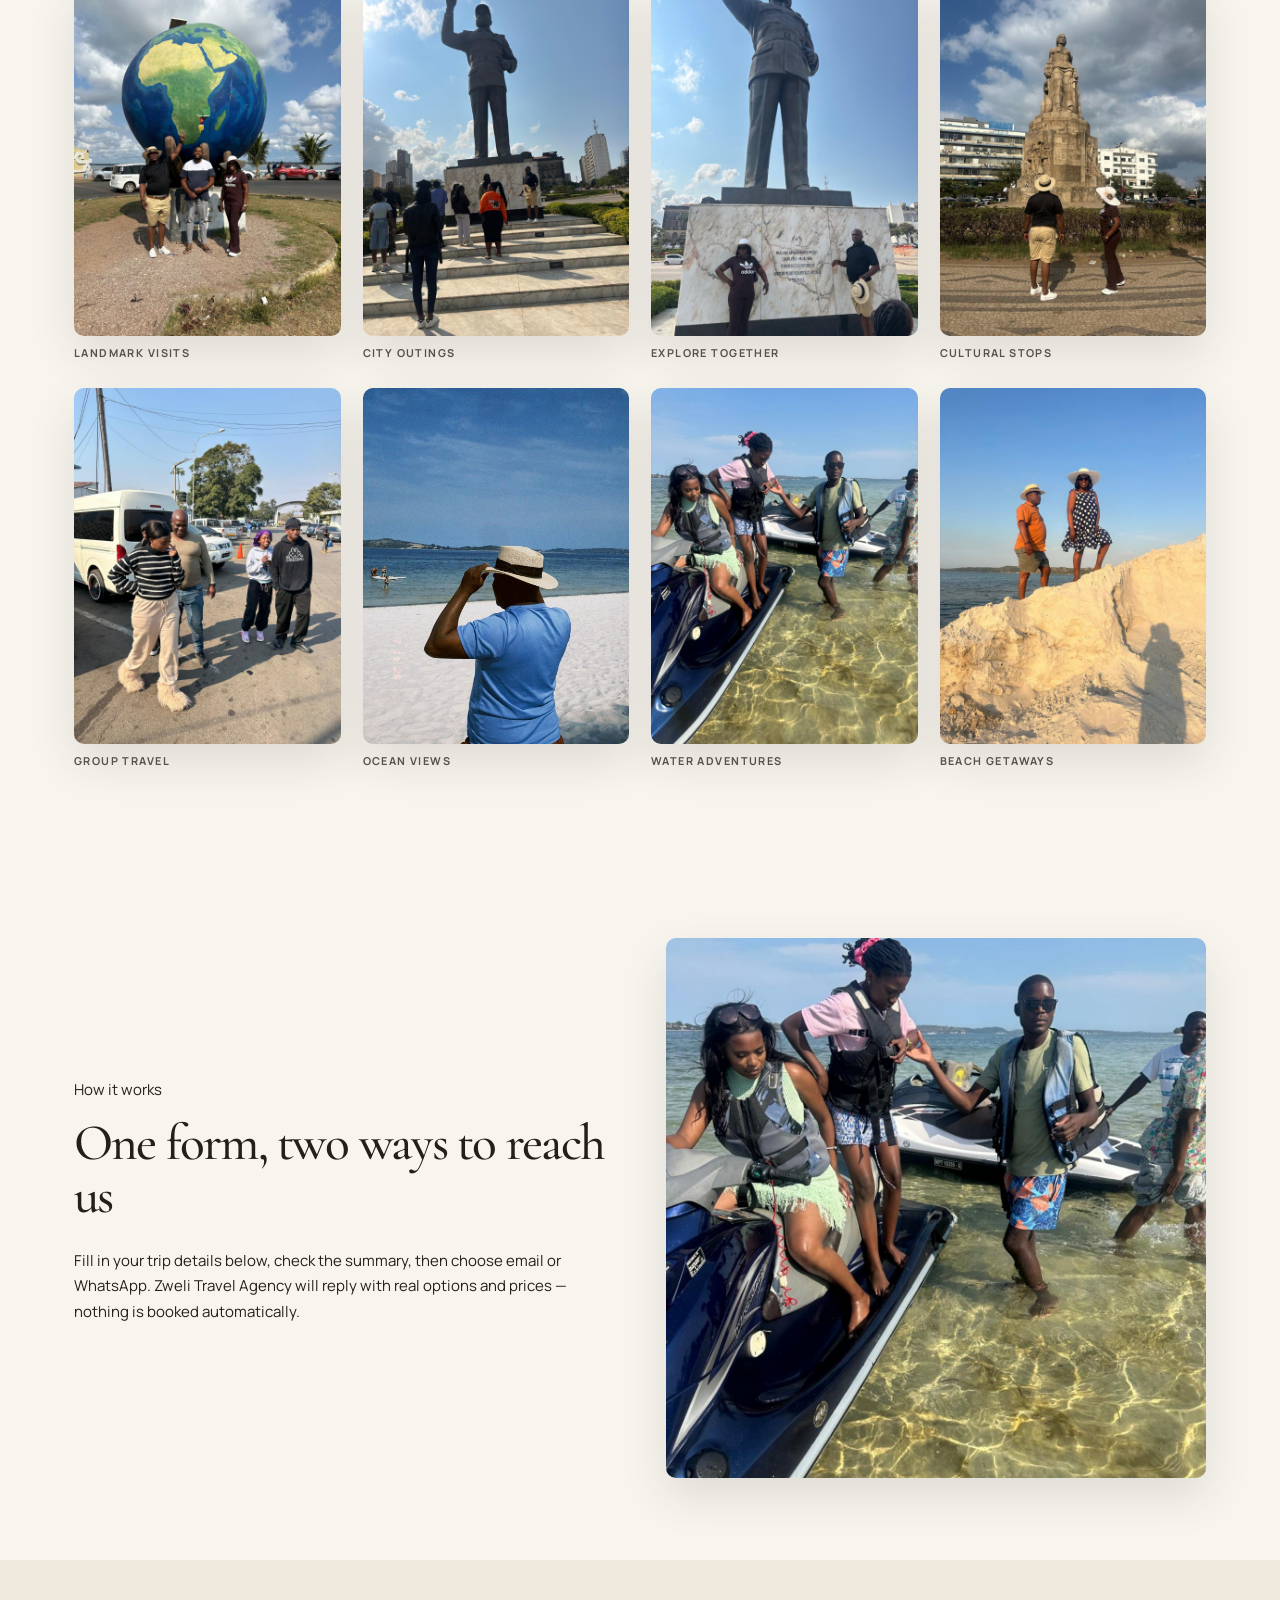
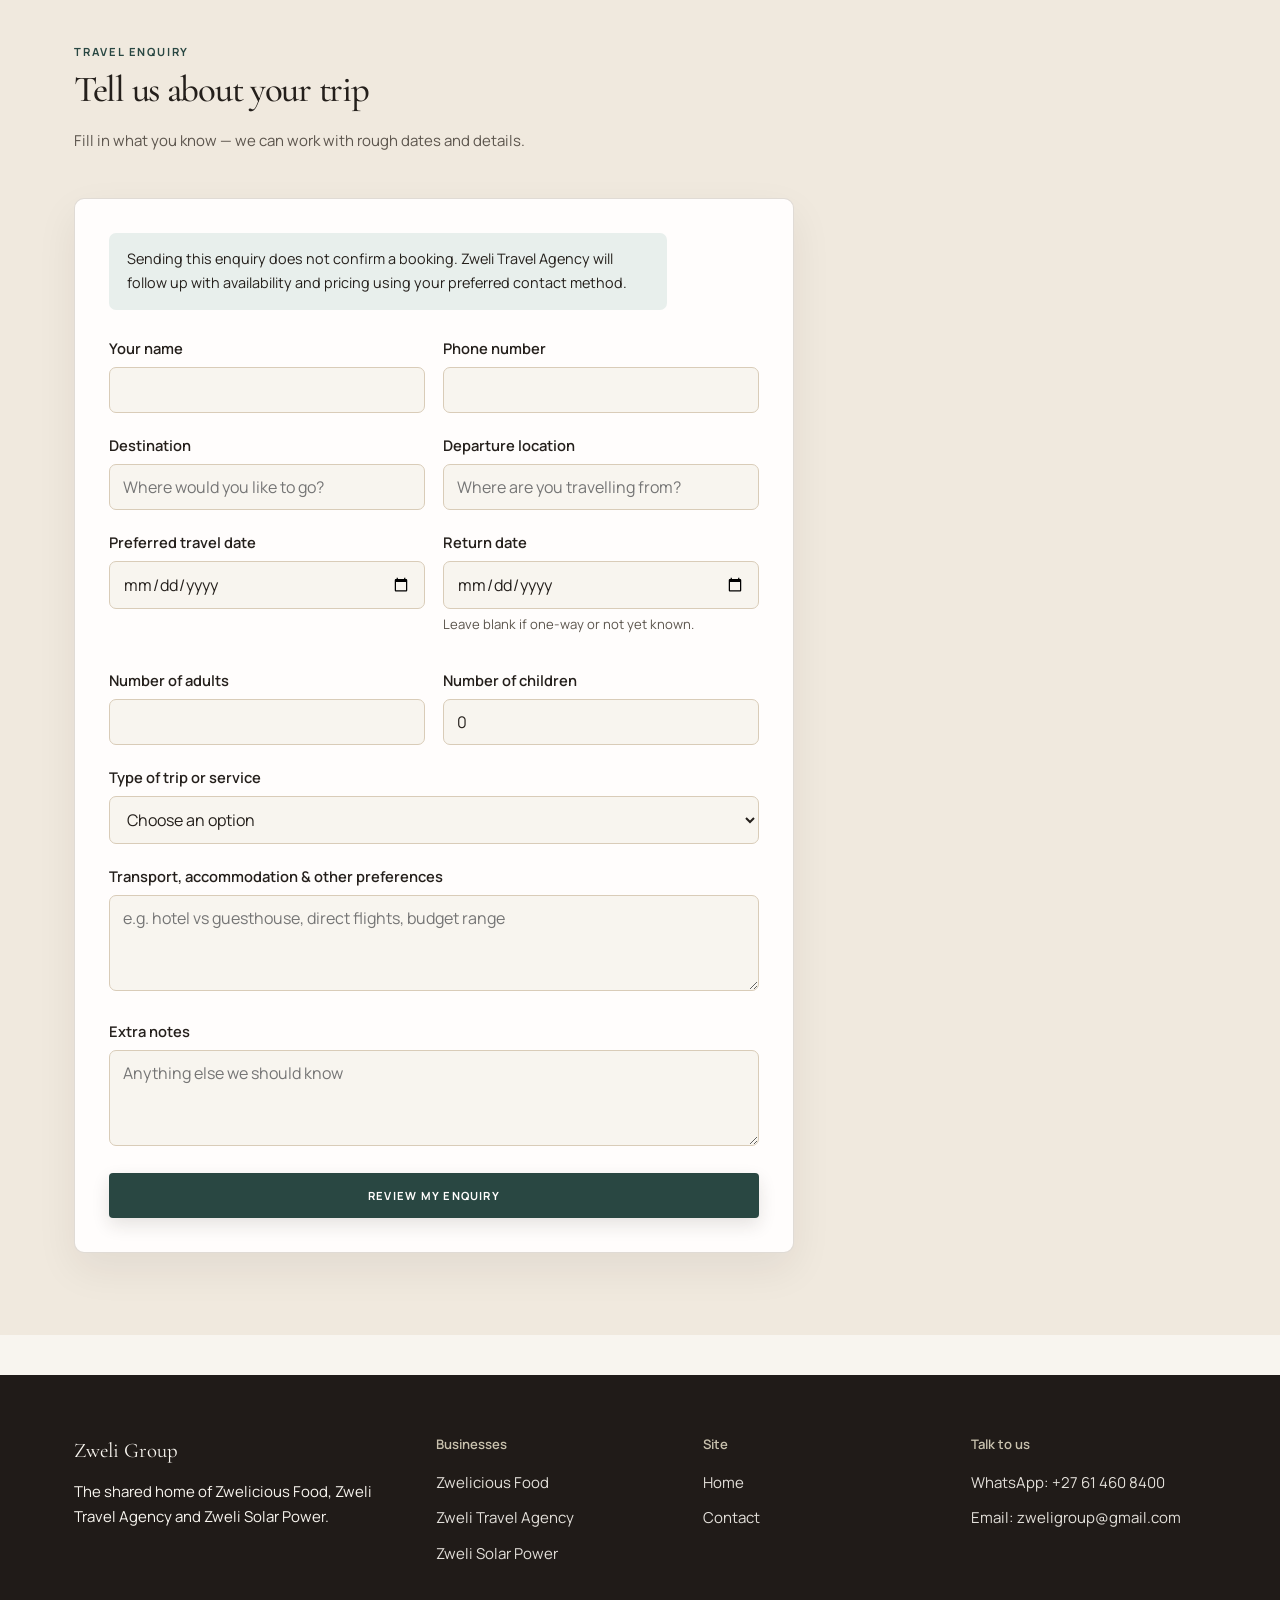
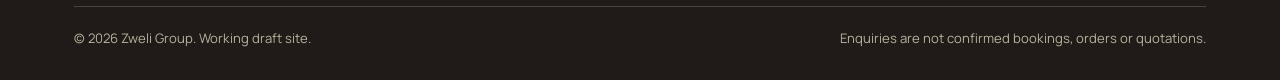
<file: travel.html>
<!DOCTYPE html>
<html lang="en">
<head>
<meta charset="UTF-8">
<meta name="viewport" content="width=device-width, initial-scale=1">
<title>Zweli Travel Agency | Zweli Group</title>
<meta name="description" content="Zweli Travel Agency plans trips around you. Send your travel enquiry by email or WhatsApp.">
<link rel="icon" href="brand-favicon.svg" type="image/svg+xml">
<link rel="stylesheet" href="styles.css">
</head>
<body class="travel">
<a class="skip-link" href="#main">Skip to main content</a>
<div class="draft-banner">Destinations and packages on this page are placeholders until the owner confirms them. See the <a href="README.md">README</a>.</div>

<header class="site-header">
  <nav class="nav" aria-label="Primary">
    <a class="brand" href="index.html"><span data-group-name>Zweli Group</span></a>
    <button class="nav-toggle" aria-expanded="false" aria-controls="primary-nav" aria-label="Open menu"><span></span></button>
    <ul class="nav-links" id="primary-nav">
      <li><a href="index.html">Home</a></li>
      <li><a href="food.html">Zwelicious Food</a></li>
      <li><a href="travel.html" aria-current="page">Zweli Travel</a></li>
      <li><a href="solar.html">Zweli Solar</a></li>
      <li><a href="contact.html">Contact</a></li>
      <li><a class="nav-cta" href="#enquiry">Make an enquiry</a></li>
    </ul>
  </nav>
</header>

<main id="main">

  <section class="hero">
    <div class="wrap">
      <div class="hero-copy">
        <p class="hero-eyebrow">Zweli Travel Agency</p>
        <h1>Tell us where you'd like to go. We'll handle the details.</h1>
        <p class="lede">Whether it's flights, accommodation or a full trip, Zweli Travel Agency puts the details together for you. Send an enquiry and a real person will follow up using your preferred contact method.</p>
        <div class="hero-actions">
          <a class="btn btn-primary" href="#enquiry">Start a travel enquiry</a>
          <a class="btn btn-secondary" href="#services">What we help with</a>
        </div>
      </div>
      <figure class="hero-figure">
        <div class="img-panel ar-wide">
          <img class="travel-photo travel-hero-photo" src="travel-hero-marketing.webp" alt="Travel campaign image featuring Mozambique’s coast, group outings, and Venda waterfalls" fetchpriority="high" loading="eager">
        </div>
        <figcaption>Travel moments shared by Zweli Group.</figcaption>
      </figure>
    </div>
  </section>

  <section class="section-alt" id="services">
    <div class="wrap">
      <div class="section-head">
        <p class="kicker">How we can help</p>
        <h2>Types of trips we take enquiries for</h2>
        <p>These are general categories only — not confirmed destinations, packages or prices. Tell us what you need in the form below and we'll confirm what's possible.</p>
      </div>
      <div class="service-list">
        <div class="service-row">
          <div><h4>Flights</h4><p>Domestic and international flight bookings.</p></div>
          <span class="status-pill pending">Pending confirmation</span>
        </div>
        <div class="service-row">
          <div><h4>Accommodation</h4><p>Hotels, guesthouses and self-catering stays.</p></div>
          <span class="status-pill pending">Pending confirmation</span>
        </div>
        <div class="service-row">
          <div><h4>Full trip packages</h4><p>Flights, stay and transport planned together.</p></div>
          <span class="status-pill pending">Pending confirmation</span>
        </div>
        <div class="service-row">
          <div><h4>Group &amp; family travel</h4><p>Trips for families, church groups and teams.</p></div>
          <span class="status-pill pending">Pending confirmation</span>
        </div>
      </div>
    </div>
  </section>

  <section class="travel-photo-section">
    <div class="wrap">
      <div class="section-head">
        <p class="kicker">Travel moments</p>
        <h2>See the places and memories along the way</h2>
        <p>A glimpse of group outings, landmarks and time by the water.</p>
      </div>
      <div class="gallery travel-gallery">
        <figure>
          <div class="img-panel ar-tall"><img class="travel-photo" src="travel-photo-01.jpg" alt="Travellers visiting a large globe landmark together" loading="lazy"></div>
          <figcaption>Landmark visits</figcaption>
        </figure>
        <figure>
          <div class="img-panel ar-tall"><img class="travel-photo" src="travel-photo-02.jpg" alt="A group exploring a city landmark" loading="lazy"></div>
          <figcaption>City outings</figcaption>
        </figure>
        <figure>
          <div class="img-panel ar-tall"><img class="travel-photo" src="travel-photo-03.jpg" alt="A landmark stop during a group outing" loading="lazy"></div>
          <figcaption>Explore together</figcaption>
        </figure>
        <figure>
          <div class="img-panel ar-tall"><img class="travel-photo" src="travel-photo-04.jpg" alt="Visitors enjoying a cultural landmark" loading="lazy"></div>
          <figcaption>Cultural stops</figcaption>
        </figure>
        <figure>
          <div class="img-panel ar-tall"><img class="travel-photo" src="travel-photo-05.jpg" alt="A group of travellers walking together during a trip" loading="lazy"></div>
          <figcaption>Group travel</figcaption>
        </figure>
        <figure>
          <div class="img-panel ar-tall"><img class="travel-photo" src="travel-photo-06.jpg" alt="A traveller taking in the ocean view" loading="lazy"></div>
          <figcaption>Ocean views</figcaption>
        </figure>
        <figure>
          <div class="img-panel ar-tall"><img class="travel-photo" src="travel-photo-07.jpg" alt="Travellers enjoying a water outing together" loading="lazy"></div>
          <figcaption>Water adventures</figcaption>
        </figure>
        <figure>
          <div class="img-panel ar-tall"><img class="travel-photo" src="travel-photo-08.jpg" alt="A couple taking in the shoreline during a beach getaway" loading="lazy"></div>
          <figcaption>Beach getaways</figcaption>
        </figure>
      </div>
    </div>
  </section>

  <section>
    <div class="wrap">
      <div class="split reverse">
        <div>
          <p class="kicker">How it works</p>
          <h2>One form, two ways to reach us</h2>
          <p>Fill in your trip details below, check the summary, then choose email or WhatsApp. Zweli Travel Agency will reply with real options and prices — nothing is booked automatically.</p>
        </div>
        <div class="split-media">
          <div class="img-panel ar-square">
            <img class="travel-photo" src="travel-photo-07.jpg" alt="Travellers enjoying a water outing together" loading="lazy">
          </div>
        </div>
      </div>
    </div>
  </section>

  <section class="section-alt" id="enquiry">
    <div class="wrap">
      <div class="section-head">
        <p class="kicker">Travel enquiry</p>
        <h2>Tell us about your trip</h2>
        <p>Fill in what you know — we can work with rough dates and details.</p>
      </div>

      <div class="form-card">
        <p class="form-note">Sending this enquiry does not confirm a booking. Zweli Travel Agency will follow up with availability and pricing using your preferred contact method.</p>

        <form id="travel-form" novalidate>
          <div class="field-row">
            <div class="field" data-field="name">
              <label for="travel-name">Your name</label>
              <input type="text" id="travel-name" name="name" autocomplete="name" required>
              <p class="error-text">Please enter your name.</p>
            </div>
            <div class="field" data-field="phone">
              <label for="travel-phone">Phone number</label>
              <input type="tel" id="travel-phone" name="phone" autocomplete="tel" required>
              <p class="error-text">Please enter a phone number.</p>
            </div>
          </div>

          <div class="field-row">
            <div class="field" data-field="destination">
              <label for="travel-destination">Destination</label>
              <input type="text" id="travel-destination" name="destination" required placeholder="Where would you like to go?">
              <p class="error-text">Please tell us your destination.</p>
            </div>
            <div class="field" data-field="departure">
              <label for="travel-departure">Departure location</label>
              <input type="text" id="travel-departure" name="departure" required placeholder="Where are you travelling from?">
              <p class="error-text">Please tell us your departure location.</p>
            </div>
          </div>

          <div class="field-row">
            <div class="field" data-field="dateFrom">
              <label for="travel-date-from">Preferred travel date</label>
              <input type="date" id="travel-date-from" name="dateFrom" required>
              <p class="error-text">Please choose a date.</p>
            </div>
            <div class="field" data-field="dateTo">
              <label for="travel-date-to">Return date</label>
              <input type="date" id="travel-date-to" name="dateTo">
              <p class="hint">Leave blank if one-way or not yet known.</p>
            </div>
          </div>

          <div class="field-row">
            <div class="field" data-field="adults">
              <label for="travel-adults">Number of adults</label>
              <input type="number" id="travel-adults" name="adults" min="1" required>
              <p class="error-text">Please enter the number of adults.</p>
            </div>
            <div class="field" data-field="children">
              <label for="travel-children">Number of children</label>
              <input type="number" id="travel-children" name="children" min="0" value="0">
            </div>
          </div>

          <div class="field" data-field="serviceType">
            <label for="travel-service-type">Type of trip or service</label>
            <select id="travel-service-type" name="serviceType" required>
              <option value="">Choose an option</option>
              <option value="Flights only">Flights only</option>
              <option value="Accommodation only">Accommodation only</option>
              <option value="Full trip package">Full trip package</option>
              <option value="Group or family travel">Group or family travel</option>
              <option value="Other">Other</option>
            </select>
            <p class="error-text">Please choose a trip type.</p>
          </div>

          <div class="field" data-field="preferences">
            <label for="travel-preferences">Transport, accommodation &amp; other preferences</label>
            <textarea id="travel-preferences" name="preferences" placeholder="e.g. hotel vs guesthouse, direct flights, budget range"></textarea>
          </div>

          <div class="field" data-field="notes">
            <label for="travel-notes">Extra notes</label>
            <textarea id="travel-notes" name="notes" placeholder="Anything else we should know"></textarea>
          </div>

          <p class="form-status" role="status" aria-live="polite"></p>

          <div class="form-actions">
            <button type="submit" class="btn btn-primary btn-block">Review my enquiry</button>
          </div>
        </form>
      </div>
    </div>
  </section>

</main>

<div class="modal-backdrop" id="travel-summary-modal" aria-hidden="true" role="dialog" aria-modal="true" aria-labelledby="travel-modal-title">
  <div class="modal">
    <button class="modal-close" aria-label="Close summary">&times;</button>
    <h3 id="travel-modal-title">Review your travel enquiry</h3>
    <p>Check the details below. Choose email or WhatsApp to continue. Nothing is sent until you press Send in the app that opens.</p>
    <ul class="summary-list"></ul>
    <p class="modal-disclaimer">This sends an enquiry only. It is not a confirmed booking, ticket, price or itinerary — Zweli Travel Agency will follow up using your preferred contact method.</p>
    <div class="modal-actions">
      <button type="button" class="btn btn-secondary" data-modal-back>Go back &amp; edit</button>
      <a class="btn btn-secondary" href="mailto:zweligroup@gmail.com" data-email-send>Email this message</a>
      <a class="btn btn-whatsapp" href="#" data-whatsapp-send target="_blank" rel="noopener">Continue to WhatsApp</a>
    </div>
  </div>
</div>

<footer class="site-footer">
  <div class="wrap">
    <div class="footer-grid">
      <div>
        <p class="footer-brand" data-group-name>Zweli Group</p>
        <p>The shared home of Zwelicious Food, Zweli Travel Agency and Zweli Solar Power.</p>
      </div>
      <div>
        <h5>Businesses</h5>
        <ul>
          <li><a href="food.html">Zwelicious Food</a></li>
          <li><a href="travel.html">Zweli Travel Agency</a></li>
          <li><a href="solar.html">Zweli Solar Power</a></li>
        </ul>
      </div>
      <div>
        <h5>Site</h5>
        <ul>
          <li><a href="index.html">Home</a></li>
          <li><a href="contact.html">Contact</a></li>
        </ul>
      </div>
      <div>
        <h5>Talk to us</h5>
        <ul>
          <li><a data-whatsapp-href href="https://wa.me/27614608400">WhatsApp: <span data-whatsapp-display>+27 61 460 8400</span></a></li>
          <li><a data-email-href href="mailto:zweligroup@gmail.com">Email: <span data-email-display>zweligroup@gmail.com</span></a></li>
        </ul>
      </div>
    </div>
    <div class="footer-bottom">
      <span>&copy; <span data-current-year>2026</span> <span data-group-name>Zweli Group</span>. Working draft site.</span>
      <span>Enquiries are not confirmed bookings, orders or quotations.</span>
    </div>
  </div>
</footer>

<script src="config.js"></script>
<script src="main.js"></script>
<script>
  document.addEventListener("DOMContentLoaded", function () {
    new ZweliForm({
      formId: "travel-form",
      modalId: "travel-summary-modal",
      fields: [
        { name: "name", label: "Name", required: true },
        { name: "phone", label: "Phone number", required: true },
        { name: "destination", label: "Destination", required: true },
        { name: "departure", label: "Departure location", required: true },
        { name: "dateFrom", label: "Preferred travel date", required: true },
        { name: "dateTo", label: "Return date", required: false },
        { name: "adults", label: "Adults", required: true },
        { name: "children", label: "Children", required: false },
        { name: "serviceType", label: "Type of trip / service", required: true },
        { name: "preferences", label: "Preferences", required: false },
        { name: "notes", label: "Extra notes", required: false }
      ],
      buildMessage: function (v) {
        return [
          "Travel enquiry — Zweli Travel Agency",
          "",
          "Name: " + v.name,
          "Phone: " + v.phone,
          "Destination: " + v.destination,
          "Departing from: " + v.departure,
          "Travel date: " + v.dateFrom + (v.dateTo ? " to " + v.dateTo : " (return date not specified)"),
          "Adults: " + v.adults,
          "Children: " + (v.children || "0"),
          "Type of trip/service: " + v.serviceType,
          "Preferences: " + (v.preferences || "None specified"),
          "Extra notes: " + (v.notes || "None"),
          "",
          "(Sent from the Zweli Travel Agency enquiry form. This is an enquiry only, not a confirmed booking.)"
        ].join("\n");
      }
    });
  });
</script>
</body>
</html>
</file>
<file: styles.css>
/* =========================================================
   Zweli Group — shared design system
   One system, three business voices (Food / Travel / Solar).
   ========================================================= */

@import url('https://fonts.googleapis.com/css2?family=Cormorant+Garamond:wght@400;500;600;700&family=Manrope:wght@400;500;600;700&display=swap');

:root{
  /* Brand base */
  --ink: #1B2420;
  --ink-soft: #45524C;
  --paper: #F3F0E8;
  --paper-dim: #EAE4D6;
  --paper-deep: #E1DAC8;
  --line: #D3CBB6;
  --white: #FFFFFF;
  --brass: #8F7127;      /* buttons/fills: passes 4.5:1 with white text */
  --brass-text: #836823; /* small text on paper: passes 4.5:1 */
  --brass-dim: #EFE6D2;

  /* Business voices */
  --food: #6E2A34;
  --food-dim: #F3E7E4;
  --travel: #1F4B4A;
  --travel-dim: #E6EEEC;
  --solar: #B2601B;      /* buttons/fills: passes 4.5:1 with white text */
  --solar-text: #A35819; /* small text on paper: passes 4.5:1 */
  --solar-dim: #F5E9DC;

  /* Type */
  --font-display: 'Fraunces', Georgia, serif;
  --font-body: 'Work Sans', -apple-system, BlinkMacSystemFont, 'Segoe UI', sans-serif;

  --radius: 3px;
  --max-width: 1180px;
}

*, *::before, *::after{ box-sizing: border-box; }
html{ scroll-behavior: smooth; }

body{
  margin: 0;
  background: var(--paper);
  color: var(--ink);
  font-family: var(--font-body);
  font-size: 16px;
  line-height: 1.55;
  -webkit-font-smoothing: antialiased;
}

/* --accent: used for button/fill backgrounds (paired with white text).
   --accent-text: used for text sitting directly on the paper background
   (kickers, eyebrows) — a darker shade where the button shade alone
   would not meet 4.5:1 against paper. */
body.food   { --accent: var(--food);   --accent-text: var(--food);   --accent-dim: var(--food-dim); }
body.travel { --accent: var(--travel); --accent-text: var(--travel); --accent-dim: var(--travel-dim); }
body.solar  { --accent: var(--solar);  --accent-text: var(--solar-text); --accent-dim: var(--solar-dim); }
body.home, body.contact { --accent: var(--brass); --accent-text: var(--brass-text); --accent-dim: var(--brass-dim); }

@media (prefers-reduced-motion: reduce){
  html{ scroll-behavior: auto; }
  *{ animation-duration: 0.001ms !important; transition-duration: 0.001ms !important; }
}

img{ max-width: 100%; display: block; }
a{ color: inherit; }
h1,h2,h3,h4{ font-family: var(--font-display); font-weight: 600; line-height: 1.12; margin: 0 0 0.5em; letter-spacing: -0.01em; }
p{ margin: 0 0 1em; max-width: 62ch; }
.wrap{ max-width: var(--max-width); margin: 0 auto; padding: 0 24px; }

/* ---------- Skip link / a11y ---------- */
.skip-link{
  position: absolute; left: -999px; top: auto;
  background: var(--ink); color: var(--paper);
  padding: 12px 18px; z-index: 1000; border-radius: var(--radius);
}
.skip-link:focus{ left: 16px; top: 16px; }

:focus-visible{ outline: 3px solid var(--accent); outline-offset: 2px; }

/* ---------- Header / nav ---------- */
.site-header{
  position: sticky; top: 0; z-index: 100;
  /* Solid background, not translucent: backdrop-filter/filter on this
     element would create a new containing block and break the
     position:fixed mobile menu inside it. */
  background: var(--paper);
  border-bottom: 1px solid var(--line);
}
.nav{
  display: flex; align-items: center; justify-content: space-between;
  padding: 16px 24px; max-width: var(--max-width); margin: 0 auto;
}
.brand{
  font-family: var(--font-display); font-size: 1.35rem; font-weight: 600;
  text-decoration: none; color: var(--ink); display: flex; align-items: baseline; gap: 8px;
  position: relative; z-index: 2;
}
.brand small{ font-family: var(--font-body); font-size: 0.62rem; font-weight: 500; color: var(--ink-soft); letter-spacing: 0.04em; }
.nav-links{
  display: flex; gap: 28px; list-style: none; margin: 0; padding: 0;
}
.nav-links a{
  text-decoration: none; font-size: 0.98rem; color: var(--ink);
  padding-bottom: 3px; border-bottom: 2px solid transparent;
}
.nav-links a:hover, .nav-links a[aria-current="page"]{ border-bottom-color: var(--accent); }
.nav-cta{
  background: var(--ink); color: var(--paper) !important; padding: 10px 18px !important;
  border-radius: var(--radius); border-bottom: none !important;
}
.nav-cta:hover{ background: var(--accent); }

.nav-toggle{
  display: none; background: none; border: 1px solid var(--ink); border-radius: var(--radius);
  width: 44px; height: 40px; cursor: pointer; position: relative; z-index: 2;
}
/* The middle bar (span) is absolutely positioned within the button,
   which makes it the containing block for its own ::before/::after —
   so those use left:0/right:0 (relative to the span's own edges),
   not 11px (which would double the button's inset and collapse them
   to zero width). */
.nav-toggle span{
  position: absolute; left: 11px; right: 11px; top: 19px; height: 2px; background: var(--ink);
}
.nav-toggle span::before, .nav-toggle span::after{
  content: ''; position: absolute; left: 0; right: 0; height: 2px; background: var(--ink);
}
.nav-toggle span::before{ top: -7px; }
.nav-toggle span::after{ top: 7px; }
.nav-toggle[aria-expanded="true"] span{ background: transparent; }
.nav-toggle[aria-expanded="true"] span::before{ transform: translateY(7px) rotate(45deg); }
.nav-toggle[aria-expanded="true"] span::after{ transform: translateY(-7px) rotate(-45deg); }

@media (max-width: 860px){
  .nav-toggle{ display: block; }
  .nav-links{
    position: fixed; top: var(--header-h, 73px); right: 0; bottom: 0; left: 0;
    z-index: 1; background: var(--paper);
    flex-direction: column; gap: 0; padding: 8px 24px 32px;
    transform: translateY(-8px); opacity: 0; pointer-events: none;
    transition: opacity 0.18s ease, transform 0.18s ease;
    overflow-y: auto;
  }
  .nav-links.is-open{ opacity: 1; pointer-events: auto; transform: translateY(0); }
  .nav-links li{ border-bottom: 1px solid var(--line); }
  .nav-links a{ display: block; padding: 16px 4px; font-size: 1.1rem; }
  .nav-cta{ display: inline-block; margin-top: 16px; }
}

/* ---------- Buttons ---------- */
.btn{
  display: inline-flex; align-items: center; gap: 10px;
  font-family: var(--font-body); font-size: 0.98rem; font-weight: 600;
  padding: 13px 24px; border-radius: var(--radius); border: 1px solid transparent;
  text-decoration: none; cursor: pointer; transition: background 0.15s ease, color 0.15s ease, border-color 0.15s ease;
}
.btn-primary{ background: var(--accent); color: var(--white); }
.btn-primary:hover{ background: var(--ink); }
.btn-secondary{ background: transparent; color: var(--ink); border-color: var(--ink); }
.btn-secondary:hover{ background: var(--ink); color: var(--paper); }
.btn-whatsapp{ background: #1F4B34; color: #fff; }
.btn-whatsapp:hover{ background: #163826; }
.btn:disabled{ opacity: 0.5; cursor: not-allowed; }
.btn-block{ width: 100%; justify-content: center; }

/* ---------- Hero ---------- */
.hero{
  padding: 76px 0 64px;
}
.hero .wrap{
  display: grid; grid-template-columns: 1.05fr 0.95fr; gap: 56px; align-items: center;
}
.hero-eyebrow{ font-size: 0.85rem; color: var(--accent-text); margin: 0 0 14px; font-weight: 600; }
.hero h1{ font-size: clamp(2.2rem, 4.2vw, 3.4rem); }
.hero .lede{ font-size: 1.15rem; color: var(--ink-soft); }
.hero-actions{ display: flex; gap: 14px; flex-wrap: wrap; margin-top: 8px; }
.hero-figure{ position: relative; }
.hero-figure figcaption{
  font-size: 0.78rem; color: var(--ink-soft); margin-top: 8px;
}
@media (max-width: 860px){
  .hero .wrap{ grid-template-columns: 1fr; }
  .hero{ padding: 44px 0 40px; }
  .hero-figure{ order: -1; }
}

/* ---------- Placeholder imagery ---------- */
/* These panels stand in for real photography until the owner supplies
   approved photos. Replace by swapping the <img>/<svg> per README.md. */
.img-panel{
  position: relative; overflow: hidden; border-radius: var(--radius);
  background: var(--accent-dim);
  aspect-ratio: var(--ar, 4/3);
}
.img-panel svg{ width: 100%; height: 100%; display: block; }
.img-panel .placeholder-tag{
  position: absolute; left: 12px; bottom: 12px;
  background: rgba(27,36,32,0.82); color: #fff; font-size: 0.68rem;
  padding: 5px 10px; border-radius: 999px; letter-spacing: 0.01em;
}
.img-panel.ar-square{ --ar: 1/1; }
.img-panel.ar-wide{ --ar: 16/9; }
.img-panel.ar-tall{ --ar: 3/4; }

/* ---------- Sections ---------- */
section{ padding: 72px 0; }
.section-alt{ background: var(--paper-dim); }
.section-head{ max-width: 640px; margin-bottom: 40px; }
.section-head .kicker{ color: var(--accent-text); font-weight: 600; font-size: 0.85rem; margin-bottom: 10px; }
.section-head h2{ font-size: clamp(1.7rem, 3vw, 2.3rem); }
.rule{ border: none; border-top: 1px solid var(--line); margin: 0; }

/* ---------- Business path cards (home) ---------- */
.paths{ display: grid; grid-template-columns: repeat(3, 1fr); gap: 28px; }
.path-card{
  display: block; text-decoration: none; color: var(--ink);
  border: 1px solid var(--line); border-radius: var(--radius); overflow: hidden;
  background: var(--white);
}
.path-card .img-panel{ --ar: 5/4; }
.path-card-body{ padding: 22px 22px 26px; }
.path-card .path-tag{ font-size: 0.82rem; font-weight: 600; margin-bottom: 8px; }
.path-card h3{ font-size: 1.4rem; margin-bottom: 8px; }
.path-card p{ color: var(--ink-soft); font-size: 0.96rem; margin-bottom: 14px; }
.path-card .path-link{ font-weight: 600; font-size: 0.92rem; display: inline-flex; align-items: center; gap: 6px; }
.path-card[data-biz="food"] .path-tag{ color: var(--food); }
.path-card[data-biz="travel"] .path-tag{ color: var(--travel); }
.path-card[data-biz="solar"] .path-tag{ color: var(--solar-text); }
@media (max-width: 900px){ .paths{ grid-template-columns: 1fr; } }

/* ---------- Gallery grid ---------- */
.gallery{ display: grid; grid-template-columns: repeat(3, 1fr); gap: 18px; }
.gallery figure{ margin: 0; }
.gallery figcaption{ font-size: 0.85rem; color: var(--ink-soft); margin-top: 8px; }
@media (max-width: 900px){ .gallery{ grid-template-columns: 1fr 1fr; } }
@media (max-width: 560px){ .gallery{ grid-template-columns: 1fr; } }

/* ---------- Two column feature ---------- */
.split{ display: grid; grid-template-columns: 1fr 1fr; gap: 52px; align-items: center; }
.split.reverse .split-media{ order: 2; }
@media (max-width: 860px){
  .split{ grid-template-columns: 1fr; }
  .split.reverse .split-media{ order: -1; }
}

/* ---------- Category / service list ---------- */
.service-list{ display: grid; gap: 2px; background: var(--line); border: 1px solid var(--line); border-radius: var(--radius); overflow: hidden; }
.service-row{ background: var(--white); padding: 20px 22px; display: grid; grid-template-columns: 1fr auto; gap: 16px; align-items: baseline; }
.service-row h4{ font-size: 1.05rem; margin: 0 0 4px; }
.service-row p{ margin: 0; color: var(--ink-soft); font-size: 0.92rem; }
.status-pill{ font-size: 0.7rem; font-weight: 600; padding: 4px 10px; border-radius: 999px; white-space: nowrap; align-self: start; }
.status-pill.confirmed{ background: #E2EEE3; color: #23572E; }
.status-pill.pending{ background: #F3E4C9; color: #7A4E10; }

/* ---------- Forms ---------- */
.form-card{
  background: var(--white); border: 1px solid var(--line); border-radius: var(--radius);
  padding: 34px; max-width: 720px;
}
.form-note{ background: var(--accent-dim); border-radius: var(--radius); padding: 14px 18px; font-size: 0.9rem; margin-bottom: 26px; color: var(--ink); }
.field{ margin-bottom: 20px; }
.field-row{ display: grid; grid-template-columns: 1fr 1fr; gap: 18px; }
@media (max-width: 620px){ .field-row{ grid-template-columns: 1fr; } }
label{ display: block; font-weight: 600; font-size: 0.92rem; margin-bottom: 6px; }
.hint{ font-size: 0.82rem; color: var(--ink-soft); margin-top: 4px; }
input[type="text"], input[type="tel"], input[type="date"], input[type="time"],
input[type="number"], select, textarea{
  width: 100%; font-family: var(--font-body); font-size: 1rem;
  padding: 11px 13px; border: 1px solid var(--line); border-radius: var(--radius);
  background: var(--paper); color: var(--ink);
}
textarea{ min-height: 96px; resize: vertical; }
input:focus, select:focus, textarea:focus{ background: var(--white); border-color: var(--accent); }
fieldset{ border: 1px solid var(--line); border-radius: var(--radius); padding: 16px 18px; margin: 0 0 20px; }
legend{ font-weight: 600; font-size: 0.92rem; padding: 0 6px; }
.check-grid{ display: grid; grid-template-columns: repeat(2, 1fr); gap: 8px 18px; margin-top: 4px; }
.check-item{ display: flex; align-items: flex-start; gap: 8px; font-weight: 400; font-size: 0.95rem; }
.check-item input{ width: auto; margin-top: 4px; }
.error-text{ color: #9A2A2A; font-size: 0.85rem; margin-top: 6px; display: none; }
.field.has-error input, .field.has-error select, .field.has-error textarea{ border-color: #9A2A2A; }
.field.has-error .error-text{ display: block; }
.form-actions{ margin-top: 8px; }
.form-status{ margin-top: 14px; font-size: 0.9rem; }

/* ---------- Summary modal ---------- */
.modal-backdrop{
  position: fixed; inset: 0; background: rgba(27,36,32,0.55);
  display: none; align-items: center; justify-content: center; padding: 20px; z-index: 200;
}
.modal-backdrop.is-open{ display: flex; }
.modal{
  background: var(--paper); border-radius: var(--radius); max-width: 560px; width: 100%;
  max-height: 86vh; overflow-y: auto; padding: 30px; position: relative;
}
.modal h3{ font-size: 1.4rem; margin-bottom: 6px; }
.modal-close{
  position: absolute; top: 16px; right: 16px; background: none; border: none;
  font-size: 1.4rem; line-height: 1; cursor: pointer; padding: 6px;
}
.summary-list{ list-style: none; padding: 0; margin: 18px 0; border-top: 1px solid var(--line); }
.summary-list li{ display: grid; grid-template-columns: 40% 60%; gap: 10px; padding: 10px 0; border-bottom: 1px solid var(--line); font-size: 0.92rem; }
.summary-list li strong{ font-weight: 600; }
.modal-disclaimer{ font-size: 0.83rem; color: var(--ink-soft); background: var(--paper-dim); padding: 12px 14px; border-radius: var(--radius); }
.modal-actions{ display: flex; gap: 12px; margin-top: 20px; flex-wrap: wrap; }

/* ---------- Footer ---------- */
.site-footer{ background: var(--ink); color: var(--paper); padding: 52px 0 28px; margin-top: 40px; }
.footer-grid{ display: grid; grid-template-columns: 1.4fr 1fr 1fr 1fr; gap: 32px; }
.site-footer h5{ font-family: var(--font-body); font-size: 0.82rem; font-weight: 600; color: #C9C2AE; margin: 0 0 14px; }
.site-footer a{ color: var(--paper); text-decoration: none; opacity: 0.9; }
.site-footer a:hover{ opacity: 1; text-decoration: underline; }
.site-footer ul{ list-style: none; padding: 0; margin: 0; display: grid; gap: 10px; font-size: 0.94rem; }
.footer-brand{ font-family: var(--font-display); font-size: 1.3rem; margin-bottom: 10px; }
.footer-bottom{ border-top: 1px solid rgba(243,240,232,0.18); margin-top: 40px; padding-top: 20px; font-size: 0.82rem; color: #B7B09B; display: flex; justify-content: space-between; flex-wrap: wrap; gap: 10px; }
@media (max-width: 760px){ .footer-grid{ grid-template-columns: 1fr 1fr; } }

/* ---------- Draft / placeholder banner ---------- */
.draft-banner{
  background: #3B2E12; color: #F3E4C9; font-size: 0.85rem; text-align: center; padding: 10px 16px;
}
.draft-banner a{ text-decoration: underline; color: inherit; }

/* ---------- Utility ---------- */
.center{ text-align: center; }
.mt-0{ margin-top: 0; }
.stack{ display: grid; gap: 8px; }
.visually-hidden{
  position: absolute; width: 1px; height: 1px; padding: 0; margin: -1px;
  overflow: hidden; clip: rect(0,0,0,0); white-space: nowrap; border: 0;
}


/* Premium refresh: editorial type, warm materials and restrained brass accents. */
:root{
  --ink:#241F1B; --ink-soft:#5C554D; --paper:#F8F5EF; --paper-dim:#F0E9DE;
  --paper-deep:#E6DBCA; --line:#D9CCB8; --white:#FFFDFC;
  --brass:#967344; --brass-text:#765A32; --brass-dim:#EFE6D8;
  --food:#713640; --food-dim:#F2E7E3; --travel:#294742; --travel-dim:#E8EFEC;
  --solar:#A95A2B; --solar-text:#8C4A23; --solar-dim:#F4E9DE;
  --font-display:'Cormorant Garamond', Georgia, serif;
  --font-body:'Manrope', -apple-system, BlinkMacSystemFont, 'Segoe UI', sans-serif;
  --radius:7px;
}
body{font-size:15px;line-height:1.7;background:var(--paper)}
h1,h2,h3,h4{font-weight:500;letter-spacing:-.035em}
h1{font-size:clamp(3rem,6vw,5.15rem);line-height:.98}
h2{font-size:clamp(2.2rem,4vw,3.5rem);line-height:1.02}
h3{font-size:1.55rem}
.site-header{background:rgba(248,245,239,.97);border-bottom-color:rgba(103,82,58,.18)}
.nav{max-width:1320px;padding:18px 28px}
.brand{font-size:1.72rem;letter-spacing:-.025em}
.brand small{font-size:.58rem;text-transform:uppercase;letter-spacing:.16em;color:var(--brass-text)}
.nav-links{gap:24px;align-items:center}
.nav-links a{font-size:.72rem;font-weight:700;letter-spacing:.11em;text-transform:uppercase}
.nav-links a[aria-current="page"]{border-bottom-color:var(--brass)}
.nav-cta{padding:12px 17px!important;background:var(--ink);letter-spacing:.09em}
.hero{padding:88px 0 76px}
.hero .wrap{gap:clamp(36px,5vw,76px)}
.hero-eyebrow,.section-head .kicker,.path-card .path-tag{
  text-transform:uppercase;letter-spacing:.16em;font-size:.7rem;font-weight:700
}
.hero .lede{font-size:1.05rem;line-height:1.8;max-width:50ch}
.hero-figure figcaption{font-size:.72rem;line-height:1.5;color:var(--ink-soft);letter-spacing:.02em}
section{padding:82px 0}
.section-head{margin-bottom:44px}
.section-head p:not(.kicker){line-height:1.8;color:var(--ink-soft)}
.img-panel{border-radius:10px;background:var(--paper-dim)}
.hero-figure .img-panel,.path-card .img-panel,.gallery .img-panel,.split-media .img-panel{box-shadow:0 18px 45px rgba(40,31,22,.12)}
.path-card{border-color:rgba(103,82,58,.2);border-radius:10px;box-shadow:0 8px 24px rgba(40,31,22,.045);transition:transform .25s ease,box-shadow .25s ease}
.path-card:hover{transform:translateY(-4px);box-shadow:0 20px 38px rgba(40,31,22,.13)}
.path-card-body{padding:25px 25px 29px}
.path-card h3{font-size:1.7rem}
.gallery{gap:22px}
.gallery figure{padding-bottom:4px}
.gallery figcaption{font-size:.68rem;font-weight:700;letter-spacing:.13em;text-transform:uppercase}
.btn{border-radius:4px;padding:14px 21px;font-size:.7rem;font-weight:700;letter-spacing:.11em;text-transform:uppercase}
.btn-primary{box-shadow:0 7px 18px rgba(40,31,22,.12)}
.form-card{border-radius:10px;box-shadow:0 16px 42px rgba(40,31,22,.07);border-color:rgba(103,82,58,.2)}
.site-footer{background:#201B18;color:#F8F5EF;padding:58px 0 30px}
.draft-banner{background:#2A2420;color:#E8DCC9;font-size:.72rem;letter-spacing:.04em}
.img-panel img.travel-photo{position:absolute;inset:0;width:100%;height:100%;max-width:none;object-fit:cover}
.img-panel img.travel-hero-photo{object-position:center 42%}
.travel-gallery{grid-template-columns:repeat(4,minmax(0,1fr))}
.travel-gallery .img-panel{--ar:3/4}
@media(max-width:900px){.travel-gallery{grid-template-columns:repeat(2,minmax(0,1fr))}}
@media(max-width:560px){.travel-gallery{grid-template-columns:repeat(2,minmax(0,1fr));gap:12px}.travel-gallery figcaption{font-size:.58rem;letter-spacing:.08em}}
.img-panel.atlas-wide{--ar:16/9}
body.home .path-card[data-biz="food"] .img-panel,
body.contact .path-card[data-biz="food"] .img-panel,
body.food .gallery .img-panel,
body.home .split-media .img-panel{--ar:16/9}
.img-panel img.atlas-image{
  position:absolute;top:0;left:0;width:500%;height:200%;max-width:none;
  object-fit:fill;border-radius:0
}
.img-panel img.atlas-cell-1{left:-100%}
.img-panel img.atlas-cell-2{left:-200%}
.img-panel img.atlas-cell-3{left:-300%}
.img-panel img.atlas-cell-4{left:-400%}
.img-panel img.atlas-cell-5{left:0;top:-100%}
.img-panel img.atlas-cell-6{left:-100%;top:-100%}
.img-panel img.atlas-cell-7{left:-200%;top:-100%}
.img-panel img.atlas-cell-8{left:-300%;top:-100%}
.img-panel img.atlas-cell-9{left:-400%;top:-100%}
@media(max-width:860px){
  .nav{padding:14px 20px}
  .hero{padding:54px 0 46px}
  h1{font-size:clamp(2.8rem,12vw,4.5rem)}
  section{padding:60px 0}
  .hero-figure figcaption{font-size:.68rem}
}
@media(max-width:560px){
  .wrap{padding:0 18px}
  .brand{font-size:1.55rem}
  .path-card-body{padding:20px}
  .gallery{gap:18px}
  .hero-actions .btn{width:100%;justify-content:center}
}
@media(prefers-reduced-motion:reduce){
  .path-card{transition:none}
}


/* ---------- Zweli Solar packages and photography ---------- */
.solar-photo{display:block;width:100%;height:100%;object-fit:cover}
.hero-figure .img-panel,.split-media .img-panel{overflow:hidden}
.solar-visual-section{padding-top:34px}
.solar-visuals{display:grid;grid-template-columns:repeat(3,minmax(0,1fr));gap:20px}
.solar-visuals figure{margin:0}
.solar-visuals .img-panel{--ar:4/3;overflow:hidden}
.solar-visuals figcaption{padding-top:12px;font-size:.7rem;font-weight:700;letter-spacing:.12em;text-transform:uppercase;color:var(--ink-soft)}
.solar-packages{display:grid;grid-template-columns:repeat(3,minmax(0,1fr));gap:18px}
.solar-package{position:relative;padding:25px;background:var(--white);border:1px solid var(--line);border-radius:10px;box-shadow:0 8px 24px rgba(40,31,22,.055)}
.solar-package-featured{border-color:var(--solar);box-shadow:0 12px 30px rgba(169,90,43,.13)}
.solar-package-badge{position:absolute;top:14px;right:16px;margin:0;padding:4px 9px;border-radius:20px;background:var(--solar-dim);color:var(--solar-text);font-size:.65rem;font-weight:800;text-transform:uppercase;letter-spacing:.08em}
.solar-package-top{display:flex;align-items:baseline;justify-content:space-between;gap:12px;border-bottom:1px solid var(--line);padding-bottom:13px}
.solar-package h3{margin:0;font-size:1.45rem}
.solar-package-price{margin:0;color:var(--solar-text);font-size:1.4rem;font-weight:800;white-space:nowrap}
.solar-package ul{min-height:116px;padding-left:18px;margin:18px 0;color:var(--ink-soft);line-height:1.9}
.solar-select-btn{width:100%;border:1px solid var(--ink);border-radius:4px;background:var(--ink);color:var(--white);padding:13px 16px;font:700 .69rem var(--font-body);text-transform:uppercase;letter-spacing:.1em;cursor:pointer}
.solar-select-btn:hover,.solar-select-btn:focus-visible{background:var(--solar-text);border-color:var(--solar-text)}
.solar-payment-note{display:flex;justify-content:space-between;gap:20px;align-items:center;margin-top:28px;padding:20px 24px;border:1px solid var(--line);border-radius:8px;background:var(--paper)}
.solar-payment-note strong{color:var(--solar-text)}
.solar-payment-note span{color:var(--ink-soft)}
@media(max-width:900px){.solar-packages{grid-template-columns:repeat(2,minmax(0,1fr))}}
@media(max-width:620px){.solar-visuals{grid-template-columns:1fr}.solar-visuals .img-panel{--ar:16/10}.solar-packages{grid-template-columns:1fr}.solar-package ul{min-height:0}.solar-package-top{align-items:flex-start;flex-direction:column;gap:2px}.solar-payment-note{align-items:flex-start;flex-direction:column;gap:4px}}

/* ---------- Catering quotation tool ---------- */
.quote-page{--quote-card:#fffdf9}
.quote-intro{padding:68px 0 54px}
.quote-intro-grid{display:grid;grid-template-columns:1.05fr .95fr;gap:54px;align-items:center}
.quote-intro h1{max-width:10ch}
.quote-intro-image{box-shadow:0 18px 45px rgba(40,31,22,.12)}
.quote-section{padding-top:52px}
.quote-progress{display:grid;grid-template-columns:repeat(3,1fr);max-width:720px;margin:0 0 30px;position:relative}
.quote-progress::before{content:"";position:absolute;left:10%;right:10%;top:19px;height:1px;background:var(--line)}
.quote-progress-item{display:grid;justify-items:center;gap:7px;position:relative;color:var(--ink-soft);font-size:.72rem;letter-spacing:.08em;text-transform:uppercase}
.quote-progress-item span{display:grid;place-items:center;width:38px;height:38px;border:1px solid var(--line);border-radius:50%;background:var(--paper-dim);font-weight:700;z-index:1}
.quote-progress-item.is-active span,.quote-progress-item.is-complete span{background:var(--food);border-color:var(--food);color:#fff}
.quote-progress-item.is-active{color:var(--food)}
.quote-layout{display:grid;grid-template-columns:minmax(0,760px) minmax(250px,330px);gap:28px;align-items:start}
.quote-form-card,.quote-live-card{background:var(--quote-card);border:1px solid var(--line);border-radius:12px;box-shadow:0 16px 42px rgba(40,31,22,.07)}
.quote-form-card{padding:clamp(22px,4vw,42px)}
.quote-live-card{position:sticky;top:96px;padding:27px}
.quote-live-card h2{font-size:2rem}
.quote-live-card dl{margin:18px 0}
.quote-live-card dl div{display:flex;justify-content:space-between;gap:16px;padding:11px 0;border-bottom:1px solid var(--line)}
.quote-live-card dt{color:var(--ink-soft)}
.quote-live-card dd{margin:0;text-align:right;font-weight:700}
.quote-live-card p{font-size:.82rem;color:var(--ink-soft)}
.quote-live-card hr{border:0;border-top:1px solid var(--line);margin:22px 0}
.quote-live-total{display:grid;gap:3px;padding:17px;background:var(--food-dim);border-radius:8px;margin-bottom:12px}
.quote-live-total span{font-size:.72rem;text-transform:uppercase;letter-spacing:.09em;font-weight:700}
.quote-live-total strong{font-family:var(--font-display);font-size:1.75rem;color:var(--food)}
.quote-disclosure{background:var(--food-dim);border-left:4px solid var(--food);padding:14px 16px;margin-bottom:32px;font-size:.9rem}
.quote-step{padding:0}
.quote-step-head{margin-bottom:26px}
.quote-step-head .kicker,.quote-review .kicker,.quote-live-card .kicker{color:var(--food);text-transform:uppercase;letter-spacing:.14em;font-size:.68rem;font-weight:700;margin-bottom:7px}
.quote-step-head h2{font-size:clamp(2rem,4vw,3rem)}
.quote-step-head p:not(.kicker){color:var(--ink-soft)}
.quote-choice-group{border:0;padding:0;margin-bottom:26px}
.quote-choice-group legend{font-size:.92rem;margin-bottom:9px;padding:0}
.quote-choice-grid{display:grid;grid-template-columns:repeat(2,minmax(0,1fr));gap:12px}
.quote-choice{position:relative;display:flex;gap:12px;padding:16px;border:1px solid var(--line);border-radius:9px;background:var(--paper);cursor:pointer;margin:0;min-height:116px}
.quote-choice:hover{border-color:var(--food)}
.quote-choice:has(input:checked){border-color:var(--food);box-shadow:inset 0 0 0 1px var(--food);background:var(--food-dim)}
.quote-choice input{width:18px;height:18px;margin-top:2px;accent-color:var(--food);flex:none}
.quote-choice-copy{display:grid;align-content:start;gap:4px}
.quote-choice-copy strong{font-size:.94rem}
.quote-choice-copy small{color:var(--ink-soft);font-weight:400;line-height:1.5}
.quote-choice-copy em{font-size:.72rem;color:var(--food);font-style:normal;font-weight:700;text-transform:uppercase;letter-spacing:.05em}
.quote-choice.compact{min-height:0}
.quote-choice-grid.has-error{border:1px solid #9a2a2a;border-radius:9px;padding:8px}
.quote-choice-grid.has-error + .error-text{display:block}
.optional{font-weight:400;color:var(--ink-soft);font-size:.82rem}
.quote-actions{display:flex;gap:12px;align-items:center;justify-content:space-between;flex-wrap:wrap;margin-top:26px}
.quote-actions.end{justify-content:flex-end}
.quote-final-actions{justify-content:flex-start}
.text-button{border:0;background:transparent;color:var(--food);font:700 .78rem var(--font-body);text-decoration:underline;text-underline-offset:3px;cursor:pointer;padding:8px}
.text-button.danger{color:#8b2929}
.quote-review{border:1px solid var(--line);border-radius:10px;padding:22px;margin-top:26px;background:var(--paper)}
.quote-review-heading{display:flex;justify-content:space-between;gap:18px;align-items:start;border-bottom:1px solid var(--line);padding-bottom:15px}
.quote-review-heading h3{margin:0}
.quote-review dl{margin:0}
.quote-review-row{display:grid;grid-template-columns:38% 62%;gap:12px;padding:10px 0;border-bottom:1px solid var(--line)}
.quote-review-row dt{color:var(--ink-soft)}
.quote-review-row dd{margin:0;font-weight:600;overflow-wrap:anywhere}
.quote-line-items{list-style:none;margin:18px 0 0;padding:0}
.quote-line-items li{display:flex;justify-content:space-between;gap:18px;padding:10px 0;border-bottom:1px solid var(--line)}
.quote-line-items strong{white-space:nowrap}
.quote-review-notes{padding:12px 0;border-bottom:1px solid var(--line)}
.quote-review-notes p{margin:4px 0 0;color:var(--ink-soft);overflow-wrap:anywhere}
.quote-total{display:flex;justify-content:space-between;gap:20px;align-items:center;margin-top:18px;padding:18px;background:var(--food-dim);border-radius:7px}
.quote-total span{font-weight:700}
.quote-total strong{font-family:var(--font-display);font-size:1.8rem;color:var(--food)}
.quote-excluded,.quote-terms{font-size:.82rem;color:var(--ink-soft);margin:12px 0 0}
.quote-terms{background:var(--paper-dim);padding:13px;border-radius:7px}
.quote-print-sheet{display:none}
@media(max-width:900px){
  .quote-intro-grid{grid-template-columns:1fr}.quote-intro-image{order:-1}
  .quote-layout{grid-template-columns:1fr}.quote-live-card{position:static;order:-1;display:grid;grid-template-columns:1fr 1fr;gap:8px 20px}.quote-live-card>p.kicker,.quote-live-card>h2,.quote-live-card>hr{grid-column:1/-1}.quote-live-card dl{margin:0}.quote-live-card .quote-live-total{margin:0}.quote-live-card>p{grid-column:1/-1}
}
@media(max-width:620px){
  .quote-intro{padding:42px 0}.quote-section{padding-top:36px}.quote-choice-grid{grid-template-columns:1fr}.quote-form-card{padding:20px 16px}.quote-live-card{grid-template-columns:1fr;padding:20px}.quote-live-card>*{grid-column:1!important}.quote-progress-item strong{font-size:.61rem}.quote-review{padding:16px}.quote-review-heading,.quote-total{align-items:flex-start;flex-direction:column}.quote-review-row{grid-template-columns:1fr;gap:2px}.quote-actions .btn,.quote-final-actions .btn,.quote-final-actions a{width:100%;justify-content:center}.quote-final-actions .text-button{width:100%}
}

@media print{
  @page{margin:14mm;size:A4}
  body.quote-page>*:not(.quote-print-sheet){display:none!important}
  body.quote-page{background:#fff;color:#111;font:10.5pt Arial,sans-serif}
  .quote-print-sheet{display:block!important;padding:0}
  .quote-print-sheet header{display:flex;justify-content:space-between;gap:24px;border-bottom:2px solid #713640;padding-bottom:14px}
  .quote-print-sheet header>div:last-child{text-align:right}
  .print-brand{font:700 24pt Georgia,serif;color:#713640;margin:0}
  .quote-print-sheet h1{font:600 28pt Georgia,serif;margin:28px 0 20px}
  .quote-print-sheet dl{margin:0}
  .quote-print-sheet dl div{display:grid;grid-template-columns:30% 70%;gap:14px;padding:9px 0;border-bottom:1px solid #ddd;break-inside:avoid}
  .quote-print-sheet dt{font-weight:700}.quote-print-sheet dd{margin:0;overflow-wrap:anywhere}
  .print-total{display:flex;justify-content:space-between;align-items:center;margin-top:24px;padding:16px;background:#f2e7e3;border:1px solid #713640}
  .print-total strong{font:700 19pt Georgia,serif;color:#713640}
  .print-terms{margin-top:20px;padding:12px;border:1px solid #bbb;font-size:9pt}
  .quote-print-sheet footer{display:flex;justify-content:space-between;border-top:1px solid #777;margin-top:30px;padding-top:10px;font-weight:700}
}
</file>
